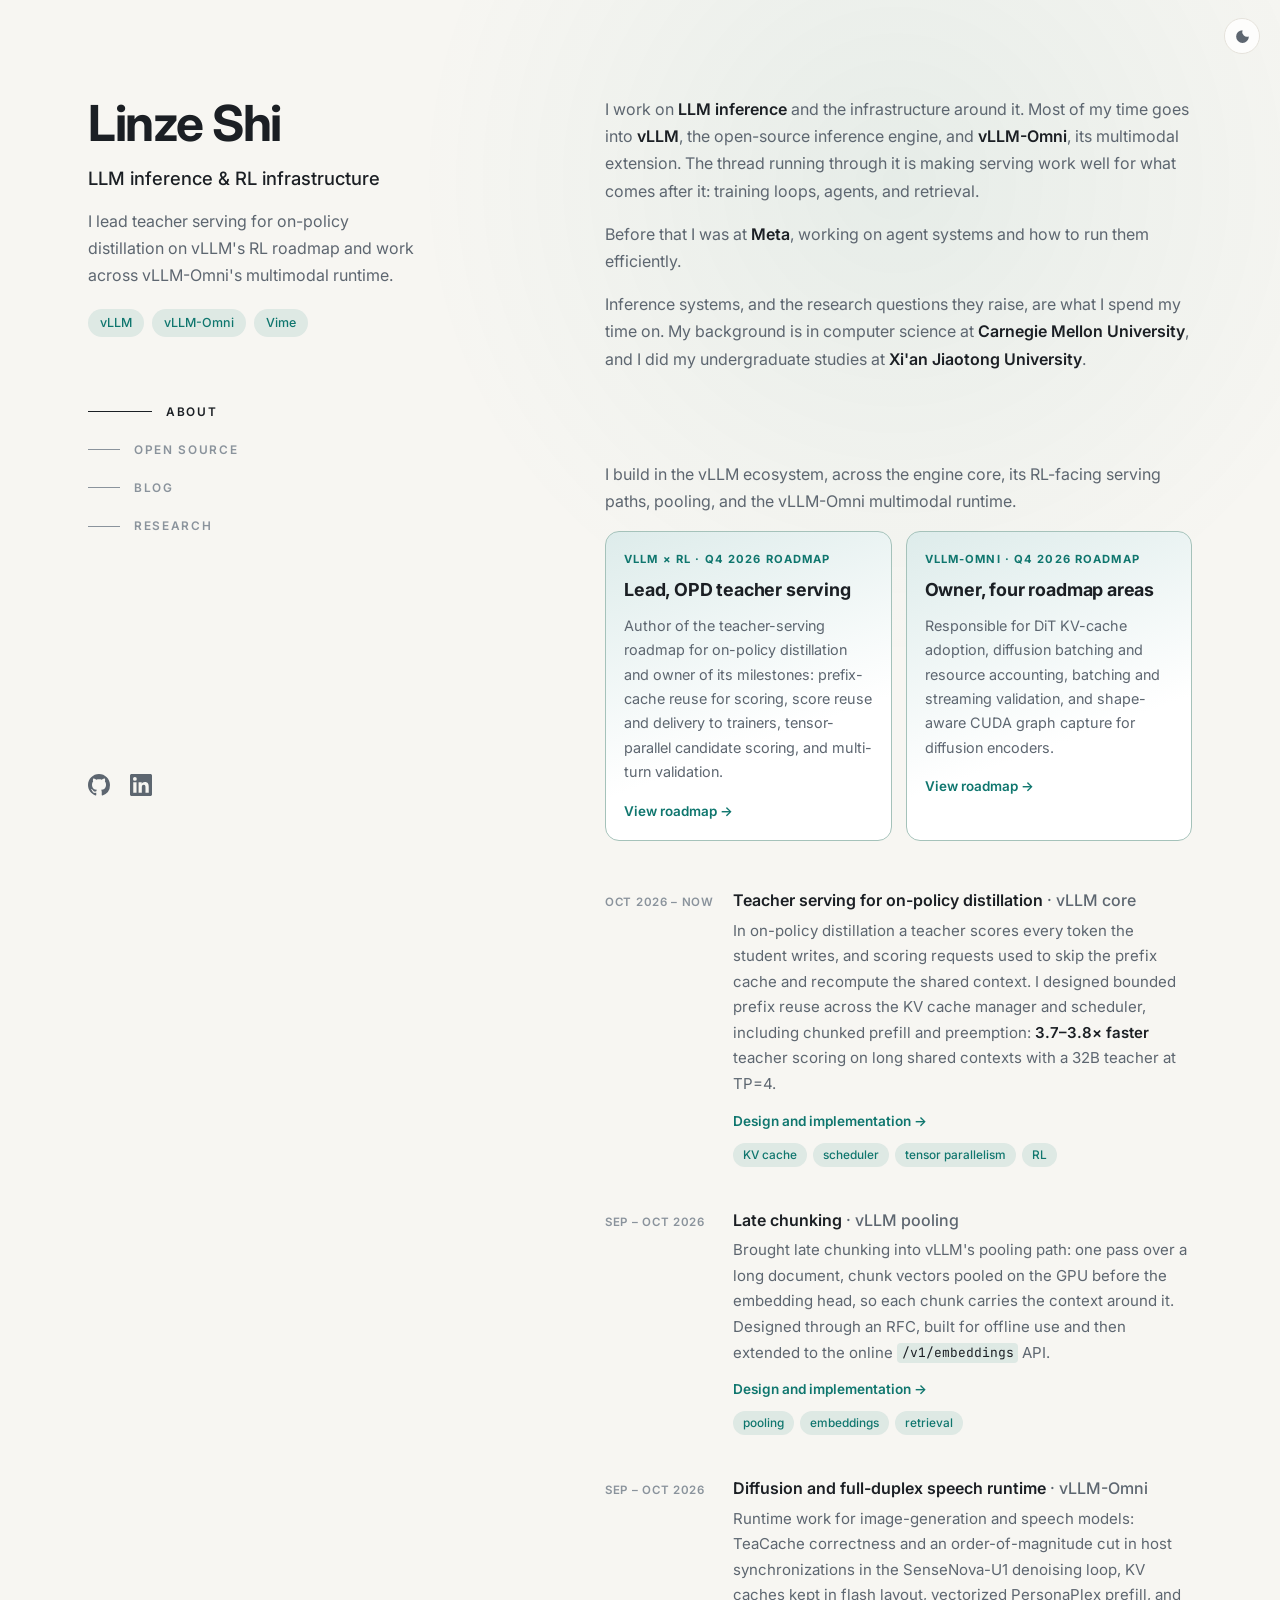
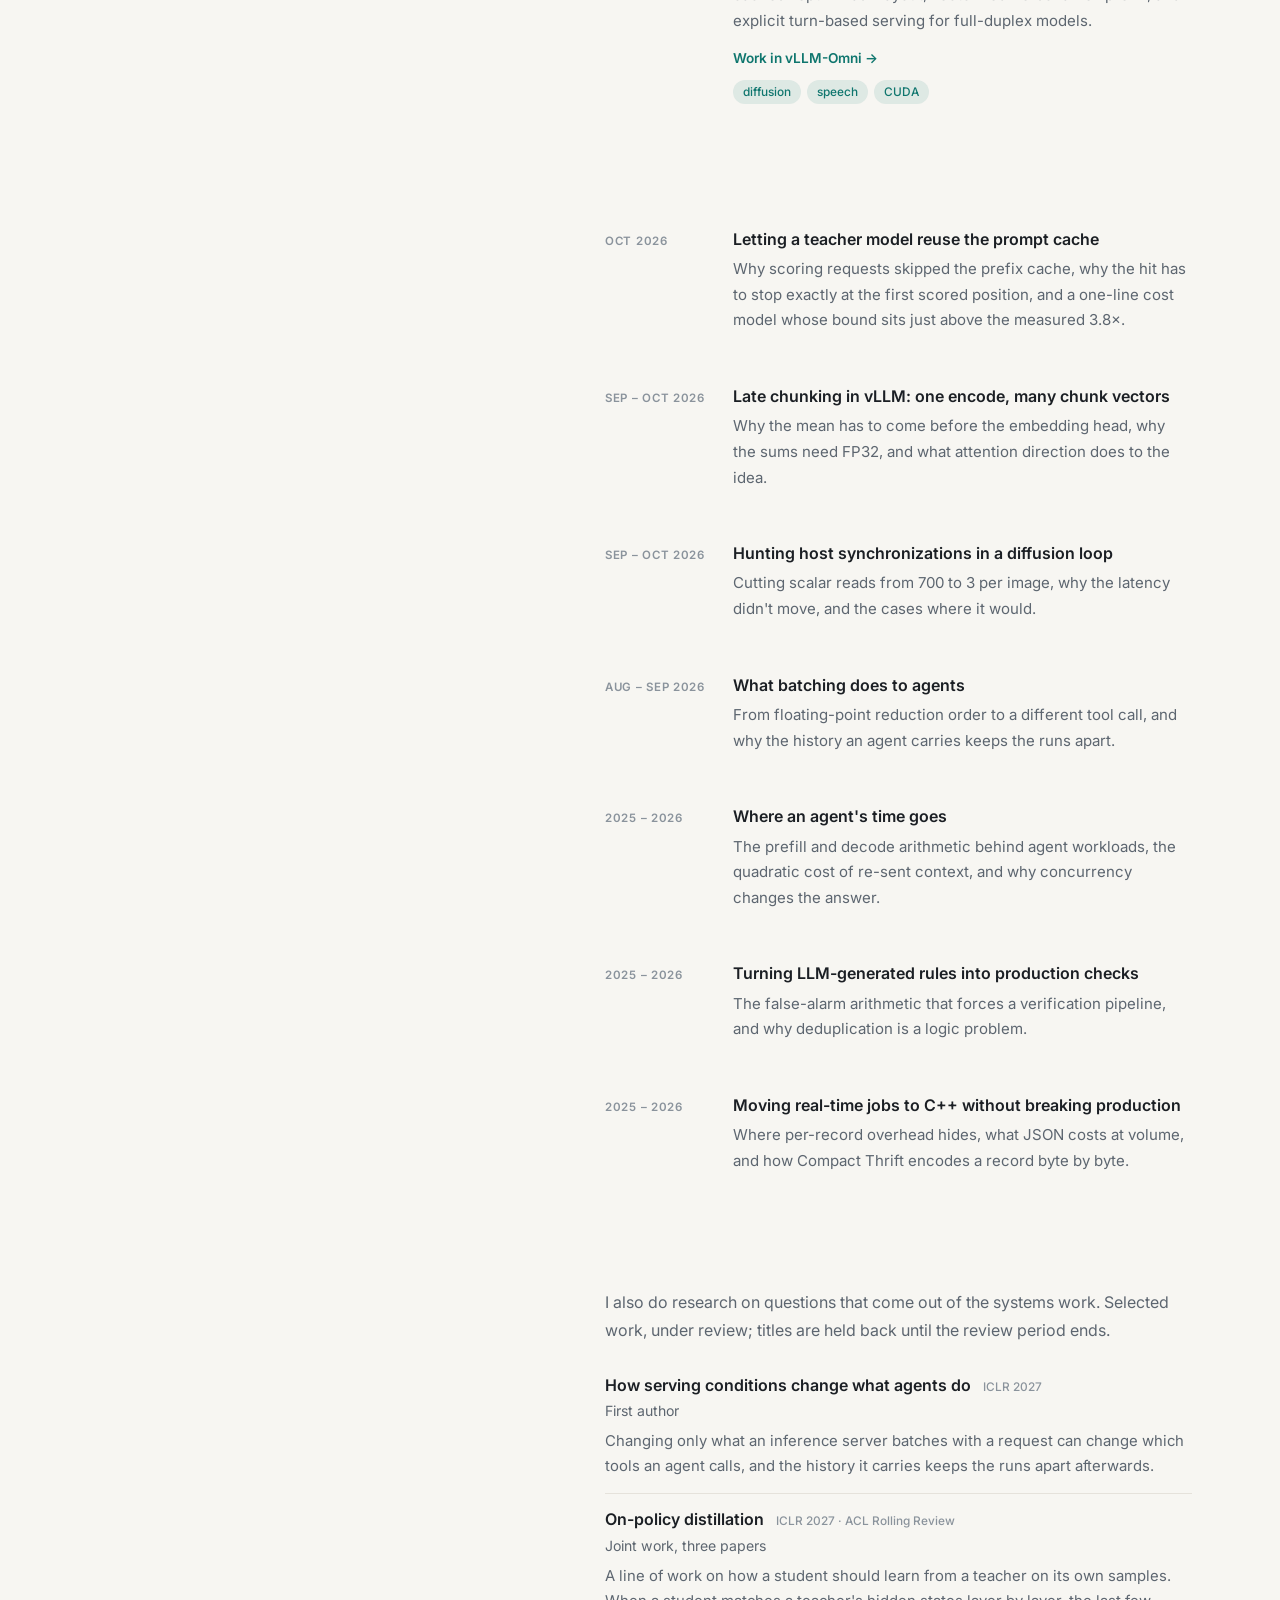
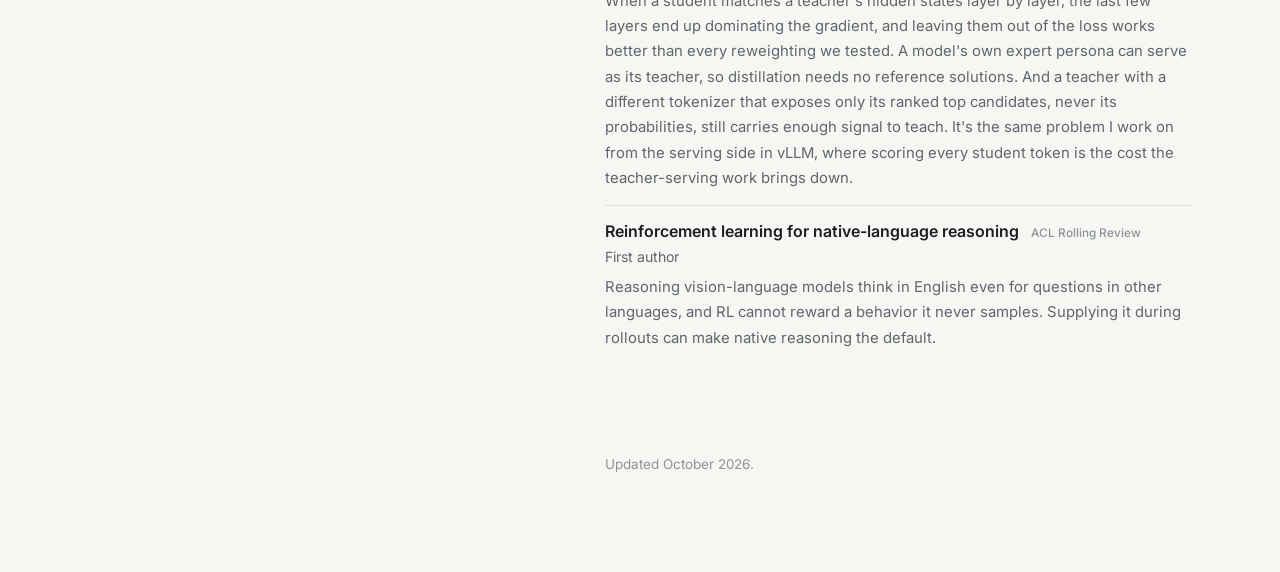
<file: index.html>
<!doctype html>
<html lang="en">
<head>
<meta charset="utf-8">
<meta name="viewport" content="width=device-width, initial-scale=1">
<meta name="robots" content="noindex, nofollow">
<title>Linze Shi</title>
<meta name="description" content="Linze Shi works on LLM inference and RL infrastructure as a contributor to vLLM and vLLM-Omni.">
<meta property="og:title" content="Linze Shi">
<meta property="og:description" content="LLM inference and RL infrastructure. Contributor to vLLM and vLLM-Omni.">
<meta property="og:type" content="website">
<link rel="icon" href="data:image/svg+xml,%3Csvg xmlns='http://www.w3.org/2000/svg' viewBox='0 0 64 64'%3E%3Crect width='64' height='64' rx='14' fill='%230f766e'/%3E%3Ctext x='32' y='43' font-family='Inter,Arial,sans-serif' font-size='30' font-weight='700' fill='white' text-anchor='middle'%3ELS%3C/text%3E%3C/svg%3E">
<script>try{var t=localStorage.getItem("theme");if(t)document.documentElement.setAttribute("data-theme",t)}catch(e){}</script>
<link rel="stylesheet" href="style.css">
</head>
<body>
<button class="theme-toggle" type="button" aria-label="Toggle light and dark theme" title="Toggle theme"><svg viewBox="0 0 24 24" aria-hidden="true"><path d="M12 3a9 9 0 1 0 9 9 7 7 0 0 1-9-9Z"/></svg></button>
<div class="page">

<header class="side">
  <div>
    <h1><a href="./">Linze Shi</a></h1>
    <p class="role">LLM inference &amp; RL infrastructure</p>
    <p class="intro">I lead teacher serving for on-policy distillation on vLLM's RL roadmap and work across vLLM-Omni's multimodal runtime.</p>
    <ul class="badges"><li>vLLM</li><li>vLLM-Omni</li><li>Vime</li></ul>
    <nav>
      <ul class="toc">
        <li><a href="#about">About</a></li>
        <li><a href="#open-source">Open Source</a></li>
        <li><a href="#blog">Blog</a></li>
        <li><a href="#research">Research</a></li>
      </ul>
    </nav>
  </div>
  <ul class="social">
    <li><a href="https://github.com/LinzeShi" aria-label="GitHub" title="GitHub"><svg viewBox="0 0 16 16" aria-hidden="true"><path d="M8 0C3.58 0 0 3.58 0 8c0 3.54 2.29 6.53 5.47 7.59.4.07.55-.17.55-.38 0-.19-.01-.82-.01-1.49-2.01.37-2.53-.49-2.69-.94-.09-.23-.48-.94-.82-1.13-.28-.15-.68-.52-.01-.53.63-.01 1.08.58 1.23.82.72 1.21 1.87.87 2.33.66.07-.52.28-.87.51-1.07-1.78-.2-3.64-.89-3.64-3.95 0-.87.31-1.59.82-2.15-.08-.2-.36-1.02.08-2.12 0 0 .67-.21 2.2.82.64-.18 1.32-.27 2-.27.68 0 1.36.09 2 .27 1.53-1.04 2.2-.82 2.2-.82.44 1.1.16 1.92.08 2.12.51.56.82 1.27.82 2.15 0 3.07-1.87 3.75-3.65 3.95.29.25.54.73.54 1.48 0 1.07-.01 1.93-.01 2.2 0 .21.15.46.55.38A8.01 8.01 0 0 0 16 8c0-4.42-3.58-8-8-8Z"/></svg></a></li>
    <li><a href="https://www.linkedin.com/in/linze-shi" aria-label="LinkedIn" title="LinkedIn"><svg viewBox="0 0 24 24" aria-hidden="true"><path d="M20.45 20.45h-3.56v-5.57c0-1.33-.02-3.04-1.85-3.04-1.85 0-2.14 1.45-2.14 2.94v5.67H9.35V9h3.41v1.56h.05c.48-.9 1.64-1.85 3.37-1.85 3.6 0 4.27 2.37 4.27 5.46v6.28ZM5.34 7.43a2.06 2.06 0 1 1 0-4.13 2.06 2.06 0 0 1 0 4.13ZM7.12 20.45H3.56V9h3.56v11.45ZM22.22 0H1.77C.79 0 0 .77 0 1.73v20.54C0 23.23.79 24 1.77 24h20.45c.98 0 1.78-.77 1.78-1.73V1.73C24 .77 23.2 0 22.22 0Z"/></svg></a></li>
  </ul>
</header>

<main class="content">

<section id="about">
  <h2 class="label">About</h2>
  <p>I work on <strong>LLM inference</strong> and the infrastructure around it. Most of my time goes into <strong>vLLM</strong>, the open-source inference engine, and <strong>vLLM-Omni</strong>, its multimodal extension. The thread running through it is making serving work well for what comes after it: training loops, agents, and retrieval.</p>
  <p>Before that I was at <strong>Meta</strong>, working on agent systems and how to run them efficiently.</p>
  <p>Inference systems, and the research questions they raise, are what I spend my time on. My background is in computer science at <strong>Carnegie Mellon University</strong>, and I did my undergraduate studies at <strong>Xi'an Jiaotong University</strong>.</p>
</section>

<section id="open-source">
  <h2 class="label">Open Source</h2>
  <p>I build in the vLLM ecosystem, across the engine core, its RL-facing serving paths, pooling, and the vLLM-Omni multimodal runtime.</p>

  <div class="roles">
    <div class="role-card">
      <div class="role-k">vLLM &times; RL &middot; Q4 2026 roadmap</div>
      <div class="role-t">Lead, OPD teacher serving</div>
      <p>Author of the teacher-serving roadmap for on-policy distillation and owner of its milestones: prefix-cache reuse for scoring, score reuse and delivery to trainers, tensor-parallel candidate scoring, and multi-turn validation.</p>
      <a href="https://github.com/vllm-project/vllm/issues/62175">View roadmap &rarr;</a>
    </div>
    <div class="role-card">
      <div class="role-k">vLLM-Omni &middot; Q4 2026 roadmap</div>
      <div class="role-t">Owner, four roadmap areas</div>
      <p>Responsible for DiT KV-cache adoption, diffusion batching and resource accounting, batching and streaming validation, and shape-aware CUDA graph capture for diffusion encoders.</p>
      <a href="https://github.com/vllm-project/vllm-omni/issues/8264">View roadmap &rarr;</a>
    </div>
  </div>

  <div class="entry">
    <div class="when">Oct 2026 &ndash; now</div>
    <div>
      <h3>Teacher serving for on-policy distillation <span class="org">&middot; vLLM core</span></h3>
      <p>In on-policy distillation a teacher scores every token the student writes, and scoring requests used to skip the prefix cache and recompute the shared context. I designed bounded prefix reuse across the KV cache manager and scheduler, including chunked prefill and preemption: <strong>3.7&ndash;3.8&times; faster</strong> teacher scoring on long shared contexts with a 32B teacher at TP=4.</p>
      <a class="more" href="https://github.com/vllm-project/vllm/issues/60366">Design and implementation &rarr;</a>
      <ul class="tags"><li>KV cache</li><li>scheduler</li><li>tensor parallelism</li><li>RL</li></ul>
    </div>
  </div>

  <div class="entry">
    <div class="when">Sep &ndash; Oct 2026</div>
    <div>
      <h3>Late chunking <span class="org">&middot; vLLM pooling</span></h3>
      <p>Brought late chunking into vLLM's pooling path: one pass over a long document, chunk vectors pooled on the GPU before the embedding head, so each chunk carries the context around it. Designed through an RFC, built for offline use and then extended to the online <code>/v1/embeddings</code> API.</p>
      <a class="more" href="https://github.com/vllm-project/vllm/issues/58774">Design and implementation &rarr;</a>
      <ul class="tags"><li>pooling</li><li>embeddings</li><li>retrieval</li></ul>
    </div>
  </div>

  <div class="entry">
    <div class="when">Sep &ndash; Oct 2026</div>
    <div>
      <h3>Diffusion and full-duplex speech runtime <span class="org">&middot; vLLM-Omni</span></h3>
      <p>Runtime work for image-generation and speech models: TeaCache correctness and an order-of-magnitude cut in host synchronizations in the SenseNova-U1 denoising loop, KV caches kept in flash layout, vectorized PersonaPlex prefill, and explicit turn-based serving for full-duplex models.</p>
      <a class="more" href="https://github.com/vllm-project/vllm-omni/pulls?q=is%3Apr+author%3ALinzeShi">Work in vLLM-Omni &rarr;</a>
      <ul class="tags"><li>diffusion</li><li>speech</li><li>CUDA</li></ul>
    </div>
  </div>
</section>

<section id="blog">
  <h2 class="label">Blog</h2>

  <div class="entry">
    <div class="when">Oct 2026</div>
    <div>
      <h3><a href="writing/teacher-scoring-prefix-cache.html">Letting a teacher model reuse the prompt cache</a></h3>
      <p>Why scoring requests skipped the prefix cache, why the hit has to stop exactly at the first scored position, and a one-line cost model whose bound sits just above the measured 3.8&times;.</p>
    </div>
  </div>

  <div class="entry">
    <div class="when">Sep &ndash; Oct 2026</div>
    <div>
      <h3><a href="writing/late-chunking-in-vllm.html">Late chunking in vLLM: one encode, many chunk vectors</a></h3>
      <p>Why the mean has to come before the embedding head, why the sums need FP32, and what attention direction does to the idea.</p>
    </div>
  </div>

  <div class="entry">
    <div class="when">Sep &ndash; Oct 2026</div>
    <div>
      <h3><a href="writing/hunting-host-syncs.html">Hunting host synchronizations in a diffusion loop</a></h3>
      <p>Cutting scalar reads from 700 to 3 per image, why the latency didn't move, and the cases where it would.</p>
    </div>
  </div>

  <div class="entry">
    <div class="when">Aug &ndash; Sep 2026</div>
    <div>
      <h3><a href="writing/what-batching-does-to-agents.html">What batching does to agents</a></h3>
      <p>From floating-point reduction order to a different tool call, and why the history an agent carries keeps the runs apart.</p>
    </div>
  </div>
  <div class="entry">
    <div class="when">2025 &ndash; 2026</div>
    <div>
      <h3><a href="writing/where-an-agents-time-goes.html">Where an agent's time goes</a></h3>
      <p>The prefill and decode arithmetic behind agent workloads, the quadratic cost of re-sent context, and why concurrency changes the answer.</p>
    </div>
  </div>

  <div class="entry">
    <div class="when">2025 &ndash; 2026</div>
    <div>
      <h3><a href="writing/llm-rules-to-production-checks.html">Turning LLM-generated rules into production checks</a></h3>
      <p>The false-alarm arithmetic that forces a verification pipeline, and why deduplication is a logic problem.</p>
    </div>
  </div>

  <div class="entry">
    <div class="when">2025 &ndash; 2026</div>
    <div>
      <h3><a href="writing/moving-real-time-jobs-to-cpp.html">Moving real-time jobs to C++ without breaking production</a></h3>
      <p>Where per-record overhead hides, what JSON costs at volume, and how Compact Thrift encodes a record byte by byte.</p>
    </div>
  </div>
</section>

<section id="research">
  <h2 class="label">Research</h2>
  <p>I also do research on questions that come out of the systems work. Selected work, under review; titles are held back until the review period ends.</p>

  <div class="paper">
    <div class="t">How serving conditions change what agents do <span class="venue-light">ICLR 2027</span></div>
    <div class="a">First author</div>
    <div class="tldr">Changing only what an inference server batches with a request can change which tools an agent calls, and the history it carries keeps the runs apart afterwards.</div>
  </div>
  <div class="paper">
    <div class="t">On-policy distillation <span class="venue-light">ICLR 2027 &middot; ACL Rolling Review</span></div>
    <div class="a">Joint work, three papers</div>
    <div class="tldr">A line of work on how a student should learn from a teacher on its own samples. When a student matches a teacher's hidden states layer by layer, the last few layers end up dominating the gradient, and leaving them out of the loss works better than every reweighting we tested. A model's own expert persona can serve as its teacher, so distillation needs no reference solutions. And a teacher with a different tokenizer that exposes only its ranked top candidates, never its probabilities, still carries enough signal to teach. It's the same problem I work on from the serving side in vLLM, where scoring every student token is the cost the teacher-serving work brings down.</div>
  </div>
  <div class="paper">
    <div class="t">Reinforcement learning for native-language reasoning <span class="venue-light">ACL Rolling Review</span></div>
    <div class="a">First author</div>
    <div class="tldr">Reasoning vision-language models think in English even for questions in other languages, and RL cannot reward a behavior it never samples. Supplying it during rollouts can make native reasoning the default.</div>
  </div>
</section>

<footer>Updated October 2026.</footer>
</main>
</div>

<script>
  document.addEventListener("pointermove", function (e) {
    document.documentElement.style.setProperty("--mx", e.clientX + "px");
    document.documentElement.style.setProperty("--my", e.clientY + "px");
  }, { passive: true });
  var links = document.querySelectorAll(".toc a");
  if ("IntersectionObserver" in window && links.length) {
    var map = {};
    links.forEach(function (a) { map[a.getAttribute("href").slice(1)] = a; });
    var io = new IntersectionObserver(function (entries) {
      entries.forEach(function (en) {
        if (en.isIntersecting && map[en.target.id]) {
          links.forEach(function (a) { a.classList.remove("active"); });
          map[en.target.id].classList.add("active");
        }
      });
    }, { rootMargin: "-40% 0px -55% 0px" });
    document.querySelectorAll("main section[id]").forEach(function (s) { io.observe(s); });
  }
  var btn=document.querySelector(".theme-toggle");
  if(btn){btn.addEventListener("click",function(){
    var root=document.documentElement;
    var cur=root.getAttribute("data-theme")||(matchMedia("(prefers-color-scheme: dark)").matches?"dark":"light");
    var next=cur==="dark"?"light":"dark";
    root.setAttribute("data-theme",next);
    try{localStorage.setItem("theme",next)}catch(e){}
  });}
</script>
</body>
</html>
</file>
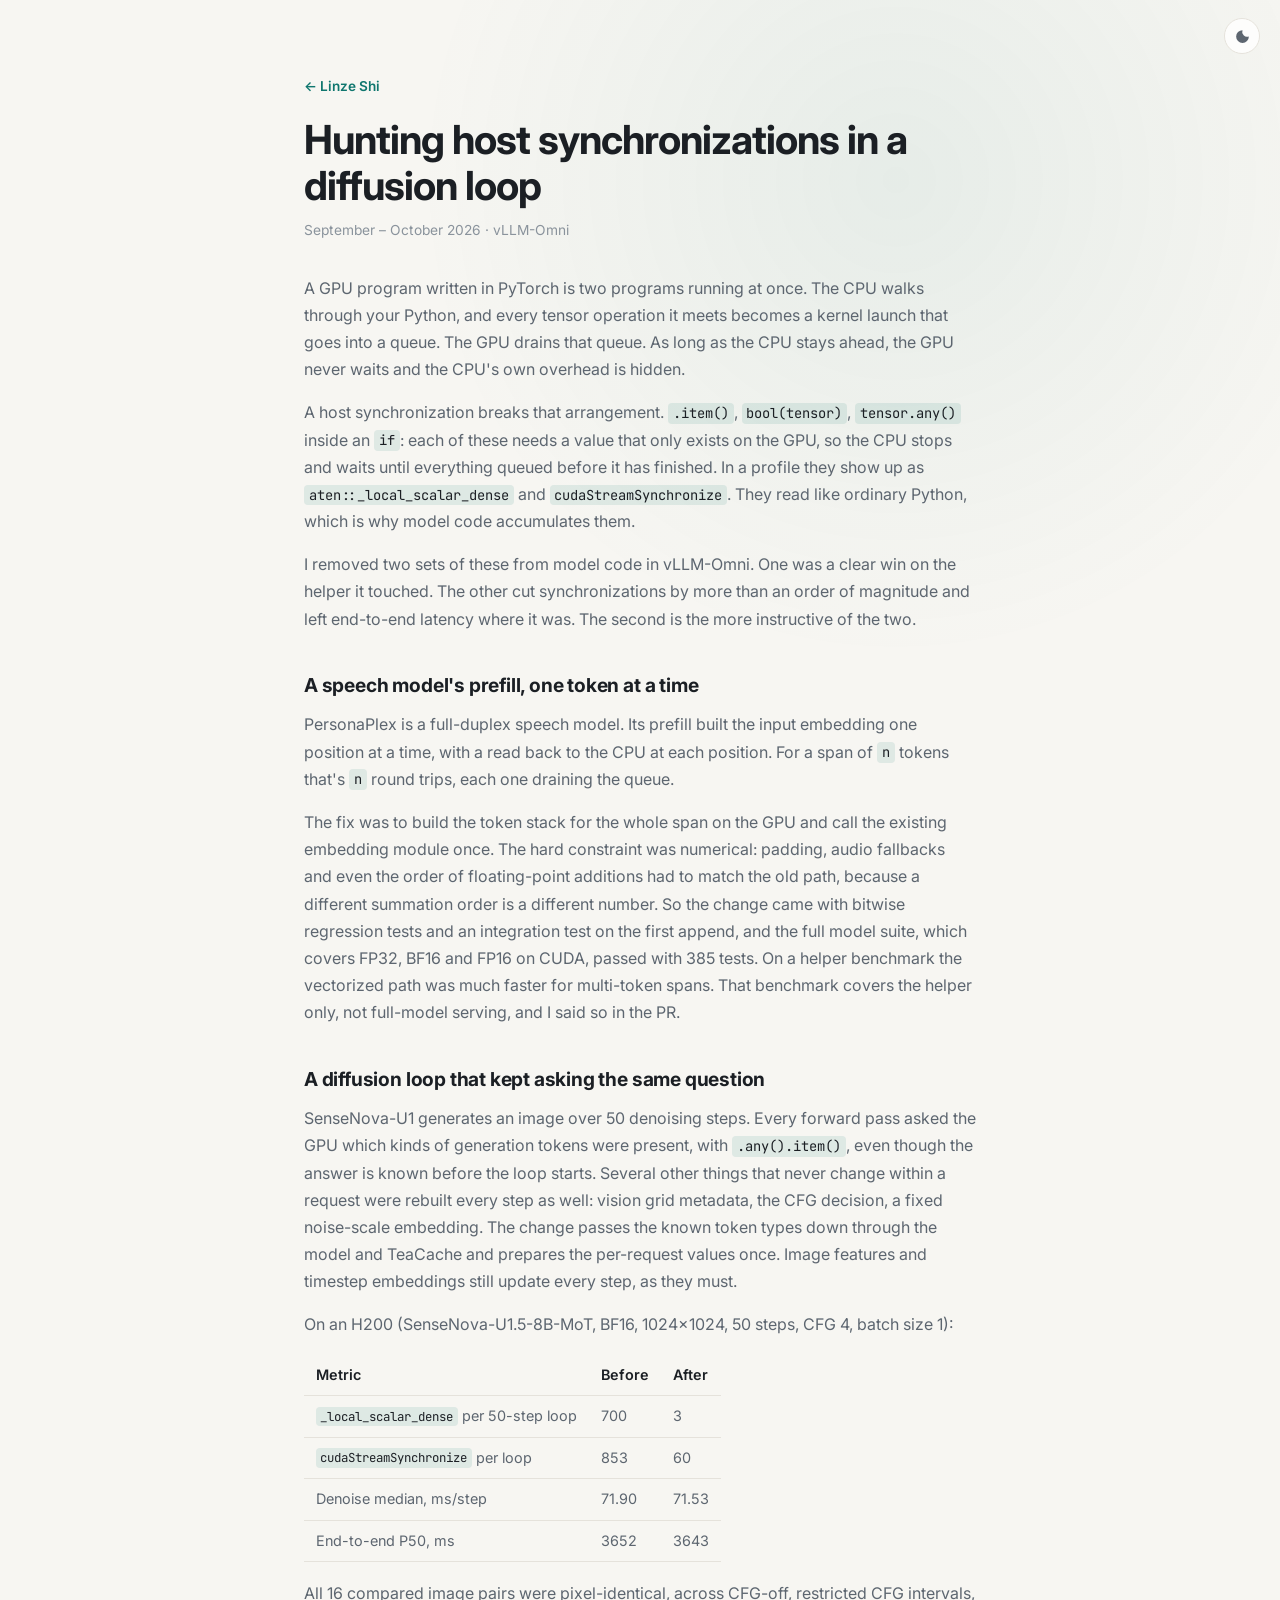
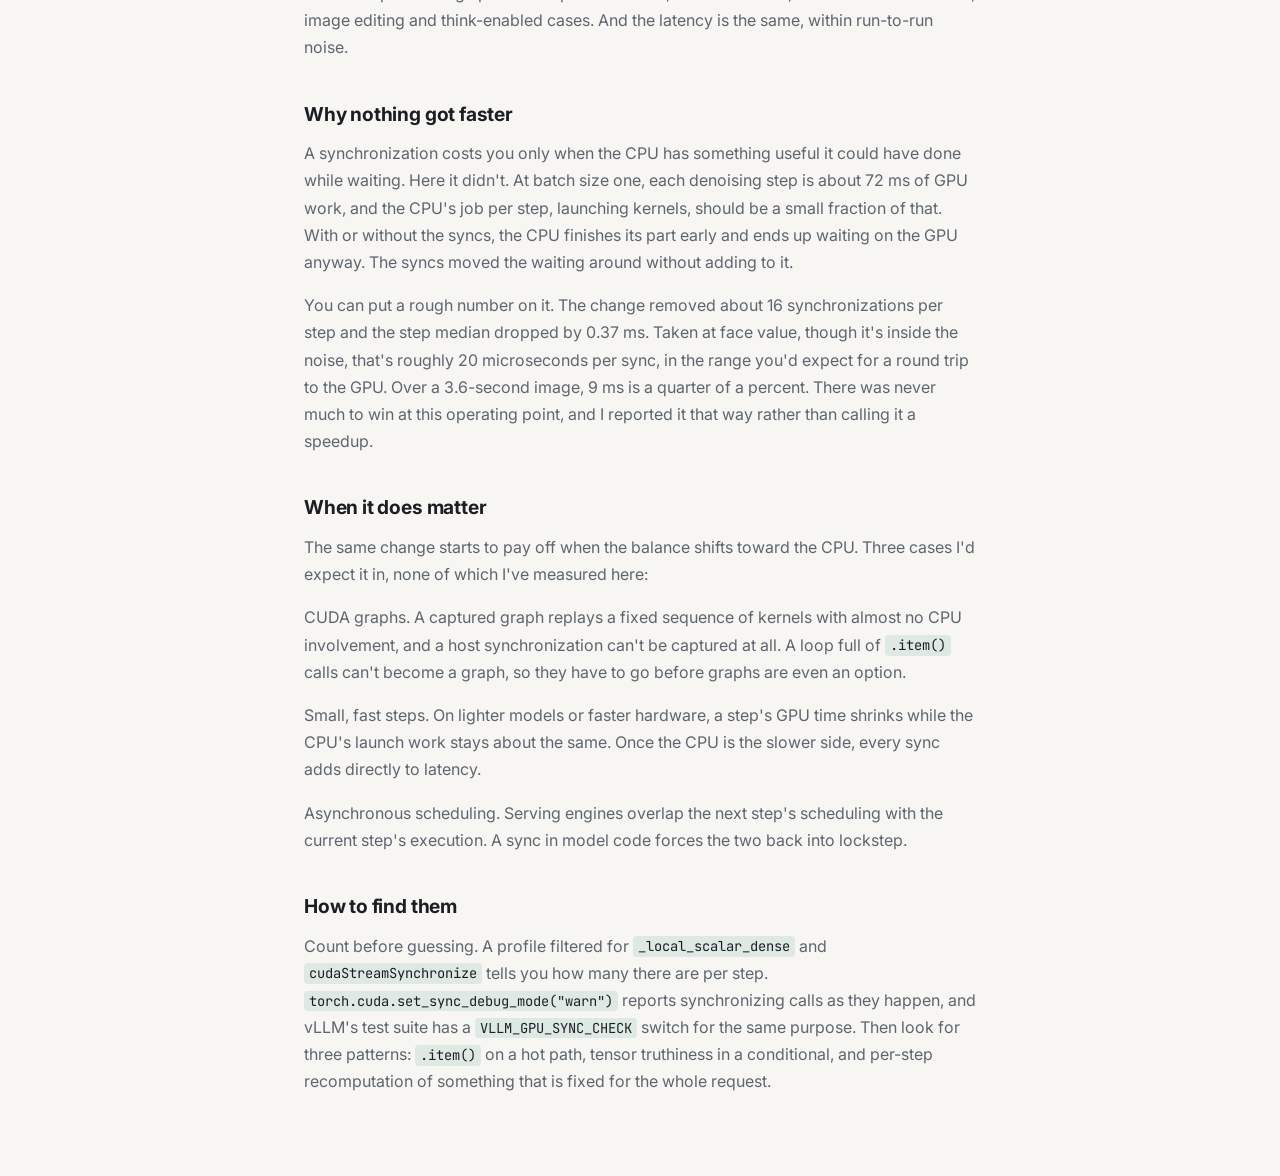
<file: writing/hunting-host-syncs.html>
<!doctype html>
<html lang="en">
<head>
<meta charset="utf-8">
<meta name="viewport" content="width=device-width, initial-scale=1">
<meta name="robots" content="noindex, nofollow">
<title>Hunting host synchronizations in a diffusion loop | Linze Shi</title>
<meta name="description" content="Removing hidden GPU-to-CPU synchronizations from vLLM-Omni model code, why cutting scalar reads from 700 to 3 did not change latency, and when it would.">
<script>try{var t=localStorage.getItem("theme");if(t)document.documentElement.setAttribute("data-theme",t)}catch(e){}</script>
<link rel="stylesheet" href="../style.css">
</head>
<body>
<button class="theme-toggle" type="button" aria-label="Toggle light and dark theme" title="Toggle theme"><svg viewBox="0 0 24 24" aria-hidden="true"><path d="M12 3a9 9 0 1 0 9 9 7 7 0 0 1-9-9Z"/></svg></button>
<div class="article-page">
  <a class="back" href="../#blog">&larr; Linze Shi</a>
  <h1>Hunting host synchronizations in a diffusion loop</h1>
  <div class="byline">September &ndash; October 2026 &middot; vLLM-Omni</div>

  <p>A GPU program written in PyTorch is two programs running at once. The CPU walks through your Python, and every tensor operation it meets becomes a kernel launch that goes into a queue. The GPU drains that queue. As long as the CPU stays ahead, the GPU never waits and the CPU's own overhead is hidden.</p>

  <p>A host synchronization breaks that arrangement. <code>.item()</code>, <code>bool(tensor)</code>, <code>tensor.any()</code> inside an <code>if</code>: each of these needs a value that only exists on the GPU, so the CPU stops and waits until everything queued before it has finished. In a profile they show up as <code>aten::_local_scalar_dense</code> and <code>cudaStreamSynchronize</code>. They read like ordinary Python, which is why model code accumulates them.</p>

  <p>I removed two sets of these from model code in vLLM-Omni. One was a clear win on the helper it touched. The other cut synchronizations by more than an order of magnitude and left end-to-end latency where it was. The second is the more instructive of the two.</p>

  <h2>A speech model's prefill, one token at a time</h2>
  <p>PersonaPlex is a full-duplex speech model. Its prefill built the input embedding one position at a time, with a read back to the CPU at each position. For a span of <code>n</code> tokens that's <code>n</code> round trips, each one draining the queue.</p>
  <p>The fix was to build the token stack for the whole span on the GPU and call the existing embedding module once. The hard constraint was numerical: padding, audio fallbacks and even the order of floating-point additions had to match the old path, because a different summation order is a different number. So the change came with bitwise regression tests and an integration test on the first append, and the full model suite, which covers FP32, BF16 and FP16 on CUDA, passed with 385 tests. On a helper benchmark the vectorized path was much faster for multi-token spans. That benchmark covers the helper only, not full-model serving, and I said so in the PR.</p>

  <h2>A diffusion loop that kept asking the same question</h2>
  <p>SenseNova-U1 generates an image over 50 denoising steps. Every forward pass asked the GPU which kinds of generation tokens were present, with <code>.any().item()</code>, even though the answer is known before the loop starts. Several other things that never change within a request were rebuilt every step as well: vision grid metadata, the CFG decision, a fixed noise-scale embedding. The change passes the known token types down through the model and TeaCache and prepares the per-request values once. Image features and timestep embeddings still update every step, as they must.</p>
  <p>On an H200 (SenseNova-U1.5-8B-MoT, BF16, 1024&times;1024, 50 steps, CFG 4, batch size 1):</p>
  <table>
    <thead><tr><th>Metric</th><th>Before</th><th>After</th></tr></thead>
    <tbody>
      <tr><td><code>_local_scalar_dense</code> per 50-step loop</td><td>700</td><td>3</td></tr>
      <tr><td><code>cudaStreamSynchronize</code> per loop</td><td>853</td><td>60</td></tr>
      <tr><td>Denoise median, ms/step</td><td>71.90</td><td>71.53</td></tr>
      <tr><td>End-to-end P50, ms</td><td>3652</td><td>3643</td></tr>
    </tbody>
  </table>
  <p>All 16 compared image pairs were pixel-identical, across CFG-off, restricted CFG intervals, image editing and think-enabled cases. And the latency is the same, within run-to-run noise.</p>

  <h2>Why nothing got faster</h2>
  <p>A synchronization costs you only when the CPU has something useful it could have done while waiting. Here it didn't. At batch size one, each denoising step is about 72 ms of GPU work, and the CPU's job per step, launching kernels, should be a small fraction of that. With or without the syncs, the CPU finishes its part early and ends up waiting on the GPU anyway. The syncs moved the waiting around without adding to it.</p>
  <p>You can put a rough number on it. The change removed about 16 synchronizations per step and the step median dropped by 0.37 ms. Taken at face value, though it's inside the noise, that's roughly 20 microseconds per sync, in the range you'd expect for a round trip to the GPU. Over a 3.6-second image, 9 ms is a quarter of a percent. There was never much to win at this operating point, and I reported it that way rather than calling it a speedup.</p>

  <h2>When it does matter</h2>
  <p>The same change starts to pay off when the balance shifts toward the CPU. Three cases I'd expect it in, none of which I've measured here:</p>
  <p>CUDA graphs. A captured graph replays a fixed sequence of kernels with almost no CPU involvement, and a host synchronization can't be captured at all. A loop full of <code>.item()</code> calls can't become a graph, so they have to go before graphs are even an option.</p>
  <p>Small, fast steps. On lighter models or faster hardware, a step's GPU time shrinks while the CPU's launch work stays about the same. Once the CPU is the slower side, every sync adds directly to latency.</p>
  <p>Asynchronous scheduling. Serving engines overlap the next step's scheduling with the current step's execution. A sync in model code forces the two back into lockstep.</p>

  <h2>How to find them</h2>
  <p>Count before guessing. A profile filtered for <code>_local_scalar_dense</code> and <code>cudaStreamSynchronize</code> tells you how many there are per step. <code>torch.cuda.set_sync_debug_mode("warn")</code> reports synchronizing calls as they happen, and vLLM's test suite has a <code>VLLM_GPU_SYNC_CHECK</code> switch for the same purpose. Then look for three patterns: <code>.item()</code> on a hot path, tensor truthiness in a conditional, and per-step recomputation of something that is fixed for the whole request.</p>
</div>
<script>document.addEventListener("pointermove",function(e){var s=document.documentElement.style;s.setProperty("--mx",e.clientX+"px");s.setProperty("--my",e.clientY+"px")},{passive:true});</script>
<script>(function(){var b=document.querySelector(".theme-toggle");if(!b)return;b.addEventListener("click",function(){var r=document.documentElement;var c=r.getAttribute("data-theme")||(matchMedia("(prefers-color-scheme: dark)").matches?"dark":"light");var n=c==="dark"?"light":"dark";r.setAttribute("data-theme",n);try{localStorage.setItem("theme",n)}catch(e){}});})();</script>
</body>
</html>
</file>
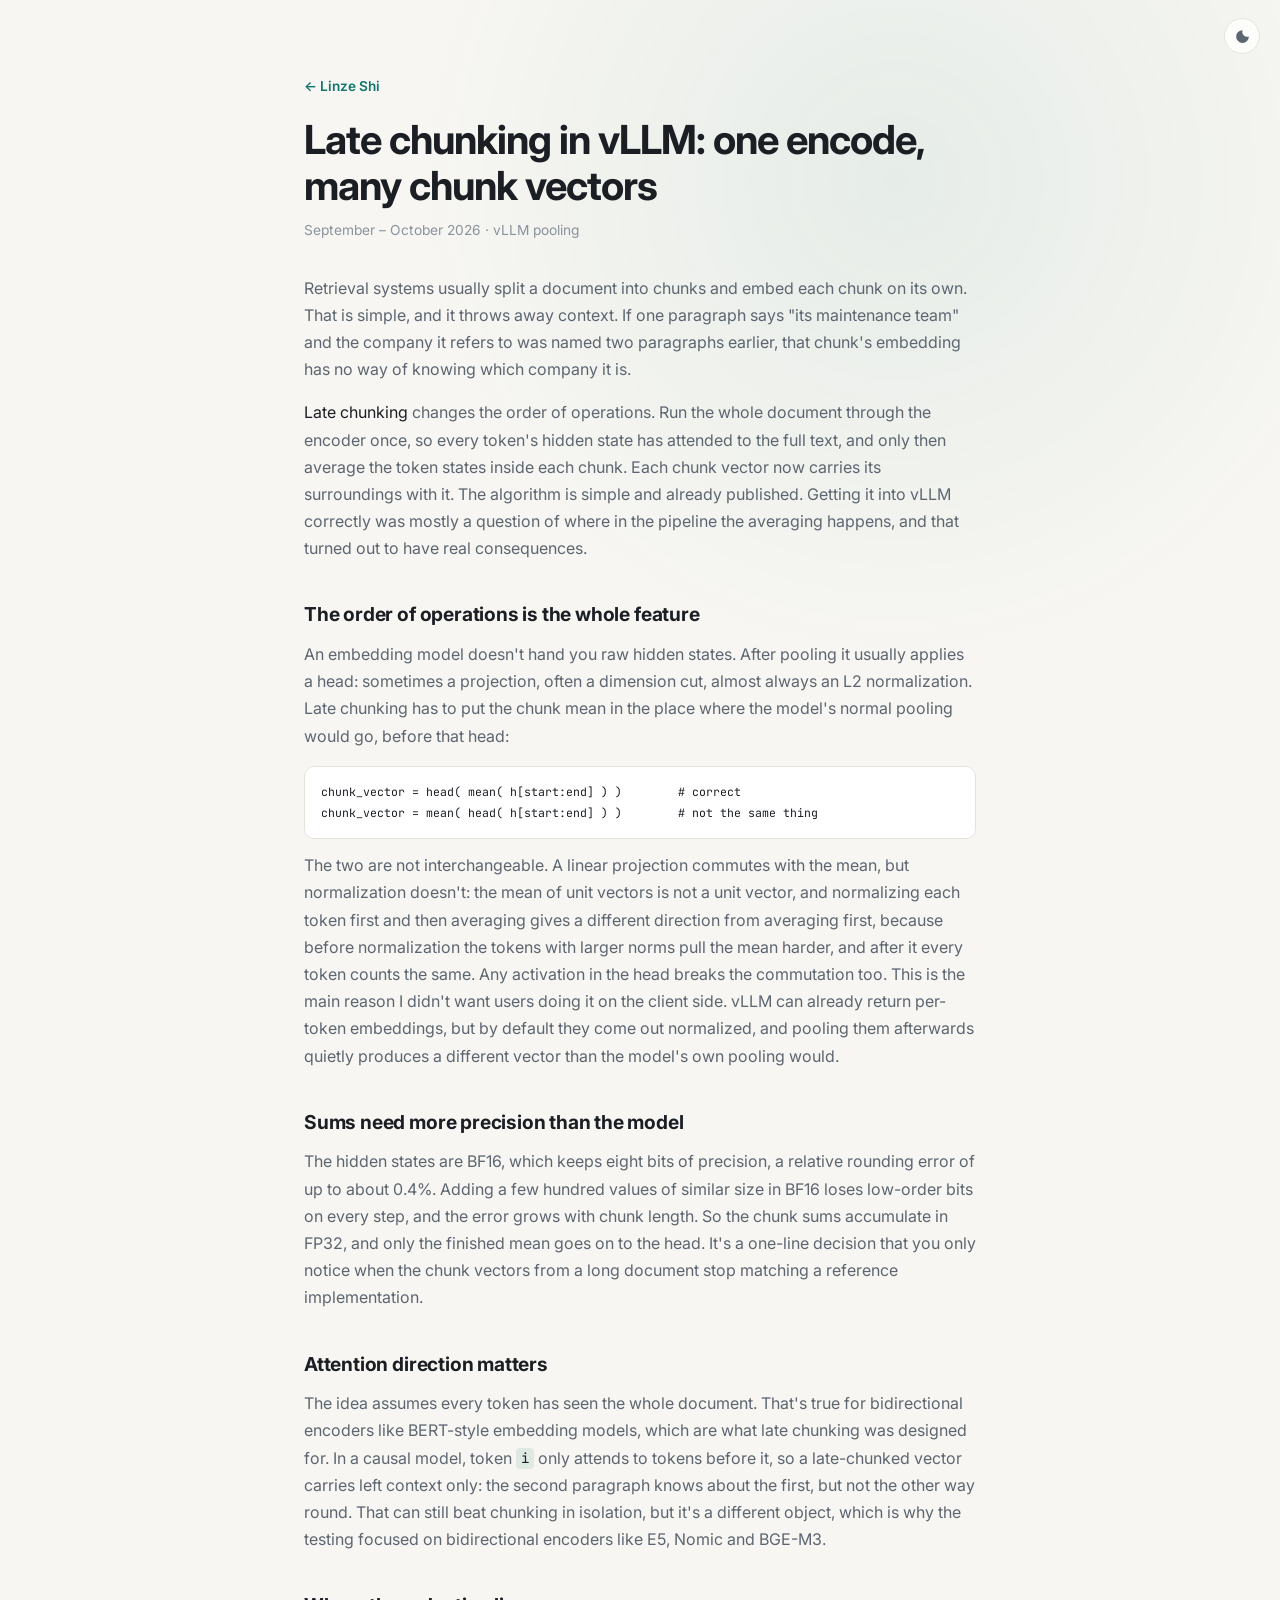
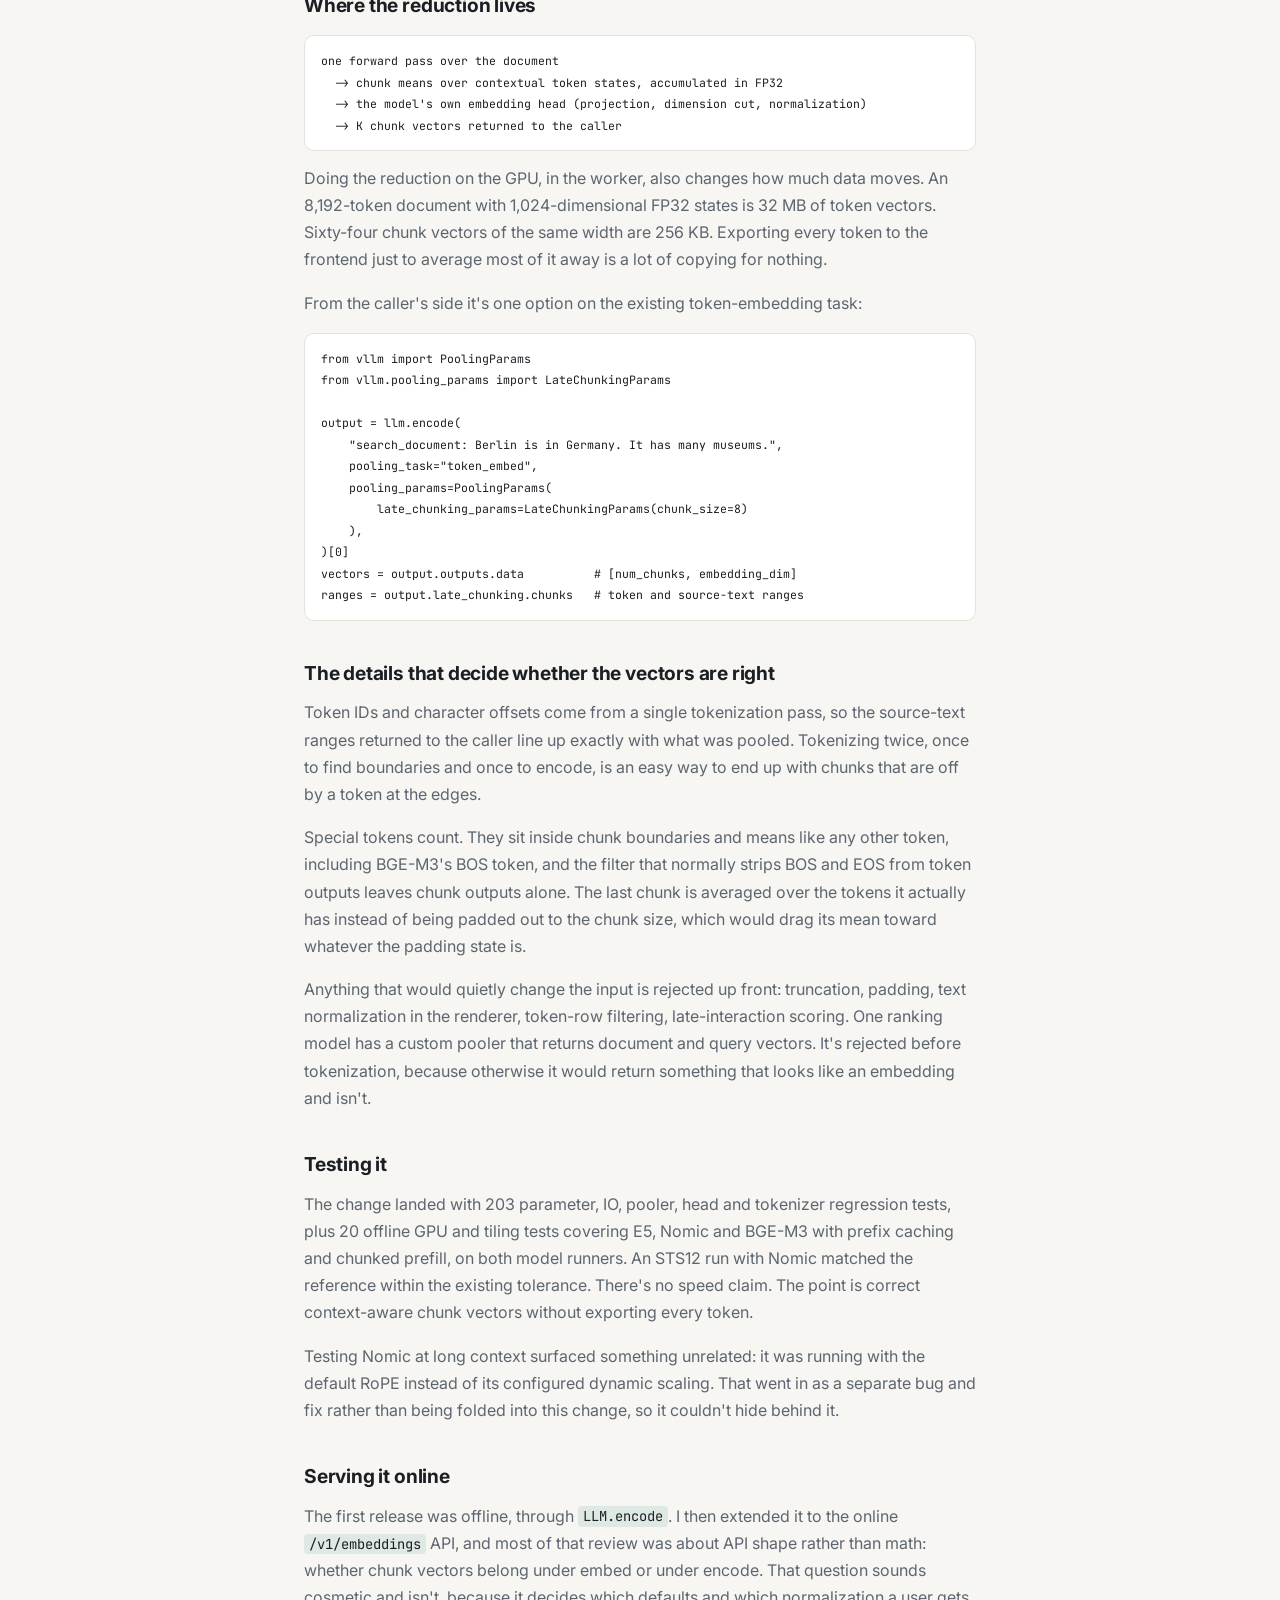
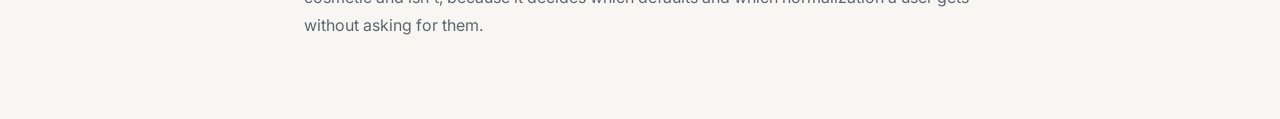
<file: writing/late-chunking-in-vllm.html>
<!doctype html>
<html lang="en">
<head>
<meta charset="utf-8">
<meta name="viewport" content="width=device-width, initial-scale=1">
<meta name="robots" content="noindex, nofollow">
<title>Late chunking in vLLM: one encode, many chunk vectors | Linze Shi</title>
<meta name="description" content="Adding late chunking to vLLM's pooling path: why the pooling has to happen before the embedding head, why the sums need FP32, and what attention direction does to the idea.">
<script>try{var t=localStorage.getItem("theme");if(t)document.documentElement.setAttribute("data-theme",t)}catch(e){}</script>
<link rel="stylesheet" href="../style.css">
</head>
<body>
<button class="theme-toggle" type="button" aria-label="Toggle light and dark theme" title="Toggle theme"><svg viewBox="0 0 24 24" aria-hidden="true"><path d="M12 3a9 9 0 1 0 9 9 7 7 0 0 1-9-9Z"/></svg></button>
<div class="article-page">
  <a class="back" href="../#blog">&larr; Linze Shi</a>
  <h1>Late chunking in vLLM: one encode, many chunk vectors</h1>
  <div class="byline">September &ndash; October 2026 &middot; vLLM pooling</div>

  <p>Retrieval systems usually split a document into chunks and embed each chunk on its own. That is simple, and it throws away context. If one paragraph says "its maintenance team" and the company it refers to was named two paragraphs earlier, that chunk's embedding has no way of knowing which company it is.</p>

  <p><a href="https://arxiv.org/abs/2409.04701">Late chunking</a> changes the order of operations. Run the whole document through the encoder once, so every token's hidden state has attended to the full text, and only then average the token states inside each chunk. Each chunk vector now carries its surroundings with it. The algorithm is simple and already published. Getting it into vLLM correctly was mostly a question of where in the pipeline the averaging happens, and that turned out to have real consequences.</p>

  <h2>The order of operations is the whole feature</h2>
  <p>An embedding model doesn't hand you raw hidden states. After pooling it usually applies a head: sometimes a projection, often a dimension cut, almost always an L2 normalization. Late chunking has to put the chunk mean in the place where the model's normal pooling would go, before that head:</p>
<pre><code>chunk_vector = head( mean( h[start:end] ) )        # correct
chunk_vector = mean( head( h[start:end] ) )        # not the same thing</code></pre>
  <p>The two are not interchangeable. A linear projection commutes with the mean, but normalization doesn't: the mean of unit vectors is not a unit vector, and normalizing each token first and then averaging gives a different direction from averaging first, because before normalization the tokens with larger norms pull the mean harder, and after it every token counts the same. Any activation in the head breaks the commutation too. This is the main reason I didn't want users doing it on the client side. vLLM can already return per-token embeddings, but by default they come out normalized, and pooling them afterwards quietly produces a different vector than the model's own pooling would.</p>

  <h2>Sums need more precision than the model</h2>
  <p>The hidden states are BF16, which keeps eight bits of precision, a relative rounding error of up to about 0.4%. Adding a few hundred values of similar size in BF16 loses low-order bits on every step, and the error grows with chunk length. So the chunk sums accumulate in FP32, and only the finished mean goes on to the head. It's a one-line decision that you only notice when the chunk vectors from a long document stop matching a reference implementation.</p>

  <h2>Attention direction matters</h2>
  <p>The idea assumes every token has seen the whole document. That's true for bidirectional encoders like BERT-style embedding models, which are what late chunking was designed for. In a causal model, token <code>i</code> only attends to tokens before it, so a late-chunked vector carries left context only: the second paragraph knows about the first, but not the other way round. That can still beat chunking in isolation, but it's a different object, which is why the testing focused on bidirectional encoders like E5, Nomic and BGE-M3.</p>

  <h2>Where the reduction lives</h2>
<pre><code>one forward pass over the document
  -&gt; chunk means over contextual token states, accumulated in FP32
  -&gt; the model's own embedding head (projection, dimension cut, normalization)
  -&gt; K chunk vectors returned to the caller</code></pre>
  <p>Doing the reduction on the GPU, in the worker, also changes how much data moves. An 8,192-token document with 1,024-dimensional FP32 states is 32 MB of token vectors. Sixty-four chunk vectors of the same width are 256 KB. Exporting every token to the frontend just to average most of it away is a lot of copying for nothing.</p>
  <p>From the caller's side it's one option on the existing token-embedding task:</p>
<pre><code>from vllm import PoolingParams
from vllm.pooling_params import LateChunkingParams

output = llm.encode(
    "search_document: Berlin is in Germany. It has many museums.",
    pooling_task="token_embed",
    pooling_params=PoolingParams(
        late_chunking_params=LateChunkingParams(chunk_size=8)
    ),
)[0]
vectors = output.outputs.data          # [num_chunks, embedding_dim]
ranges = output.late_chunking.chunks   # token and source-text ranges</code></pre>

  <h2>The details that decide whether the vectors are right</h2>
  <p>Token IDs and character offsets come from a single tokenization pass, so the source-text ranges returned to the caller line up exactly with what was pooled. Tokenizing twice, once to find boundaries and once to encode, is an easy way to end up with chunks that are off by a token at the edges.</p>
  <p>Special tokens count. They sit inside chunk boundaries and means like any other token, including BGE-M3's BOS token, and the filter that normally strips BOS and EOS from token outputs leaves chunk outputs alone. The last chunk is averaged over the tokens it actually has instead of being padded out to the chunk size, which would drag its mean toward whatever the padding state is.</p>
  <p>Anything that would quietly change the input is rejected up front: truncation, padding, text normalization in the renderer, token-row filtering, late-interaction scoring. One ranking model has a custom pooler that returns document and query vectors. It's rejected before tokenization, because otherwise it would return something that looks like an embedding and isn't.</p>

  <h2>Testing it</h2>
  <p>The change landed with 203 parameter, IO, pooler, head and tokenizer regression tests, plus 20 offline GPU and tiling tests covering E5, Nomic and BGE-M3 with prefix caching and chunked prefill, on both model runners. An STS12 run with Nomic matched the reference within the existing tolerance. There's no speed claim. The point is correct context-aware chunk vectors without exporting every token.</p>
  <p>Testing Nomic at long context surfaced something unrelated: it was running with the default RoPE instead of its configured dynamic scaling. That went in as a separate bug and fix rather than being folded into this change, so it couldn't hide behind it.</p>

  <h2>Serving it online</h2>
  <p>The first release was offline, through <code>LLM.encode</code>. I then extended it to the online <code>/v1/embeddings</code> API, and most of that review was about API shape rather than math: whether chunk vectors belong under embed or under encode. That question sounds cosmetic and isn't, because it decides which defaults and which normalization a user gets without asking for them.</p>
</div>
<script>document.addEventListener("pointermove",function(e){var s=document.documentElement.style;s.setProperty("--mx",e.clientX+"px");s.setProperty("--my",e.clientY+"px")},{passive:true});</script>
<script>(function(){var b=document.querySelector(".theme-toggle");if(!b)return;b.addEventListener("click",function(){var r=document.documentElement;var c=r.getAttribute("data-theme")||(matchMedia("(prefers-color-scheme: dark)").matches?"dark":"light");var n=c==="dark"?"light":"dark";r.setAttribute("data-theme",n);try{localStorage.setItem("theme",n)}catch(e){}});})();</script>
</body>
</html>
</file>
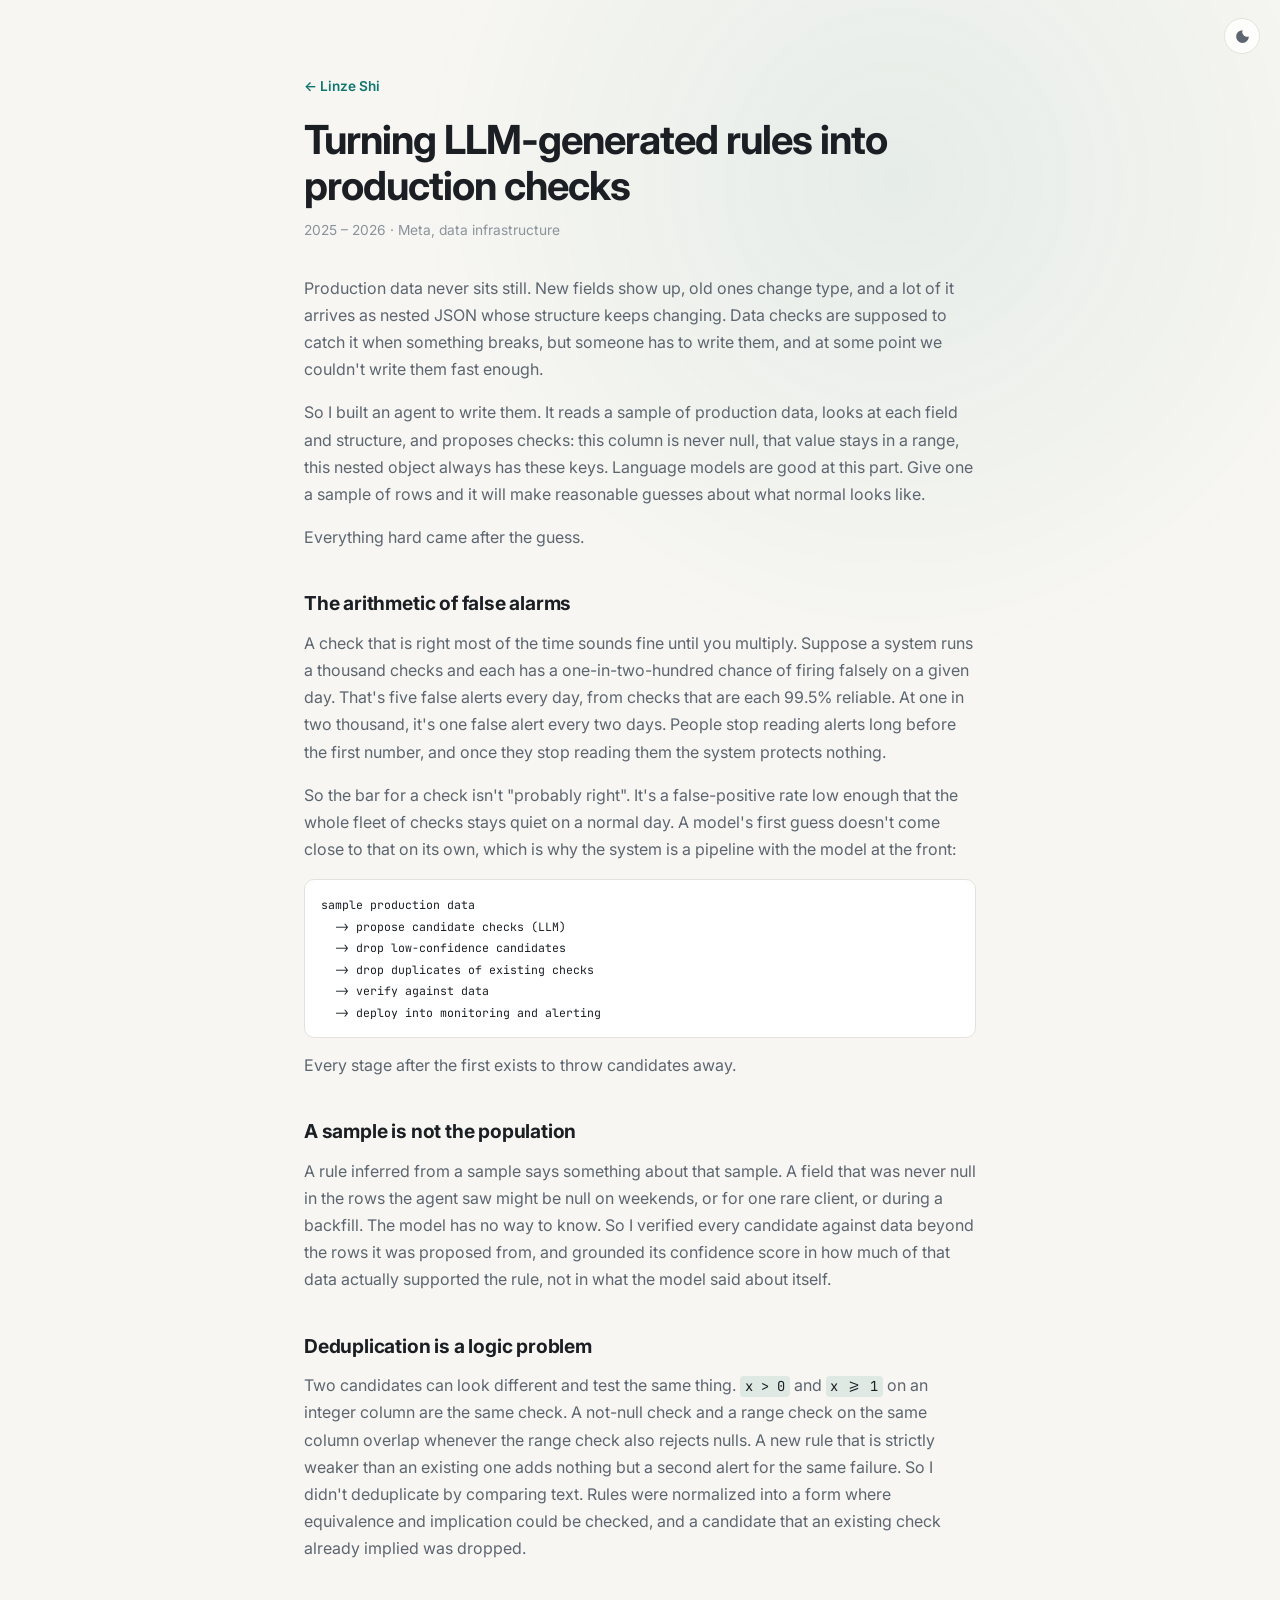
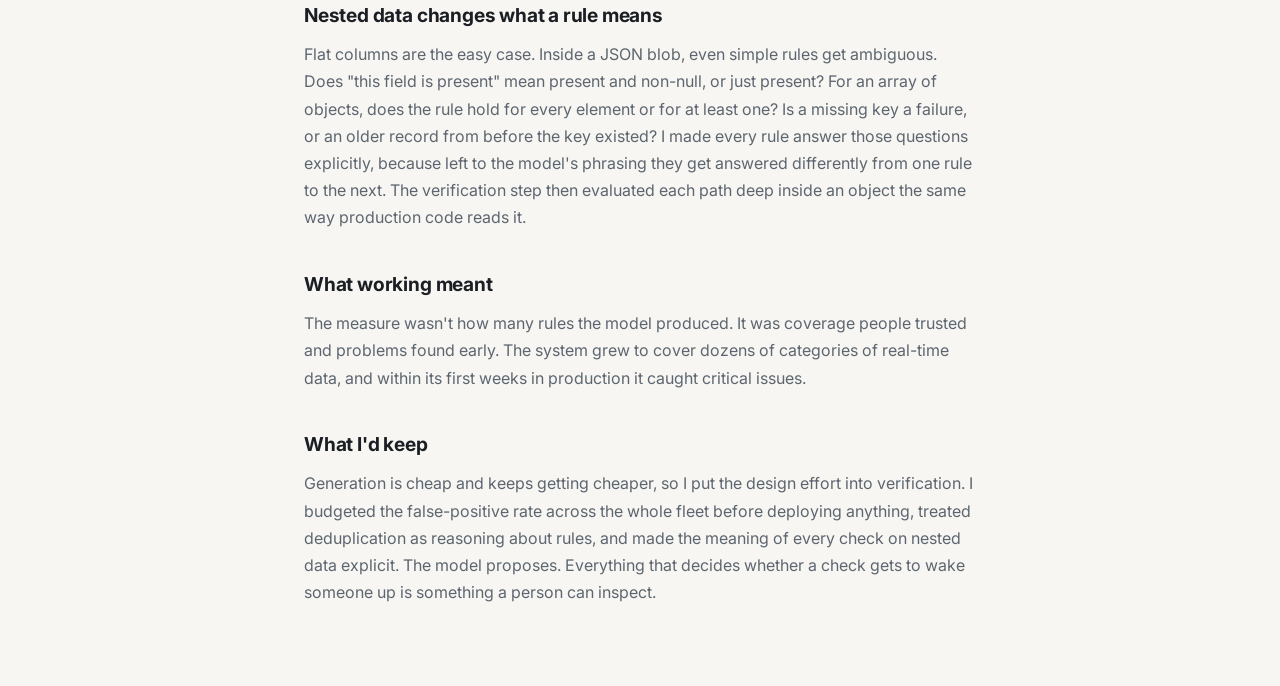
<file: writing/llm-rules-to-production-checks.html>
<!doctype html>
<html lang="en">
<head>
<meta charset="utf-8">
<meta name="viewport" content="width=device-width, initial-scale=1">
<meta name="robots" content="noindex, nofollow">
<title>Turning LLM-generated rules into production checks | Linze Shi</title>
<meta name="description" content="Why an agent that proposes data-quality checks is the easy part, the false-alarm arithmetic that forces a verification pipeline, and what deduplication and nested data really require.">
<script>try{var t=localStorage.getItem("theme");if(t)document.documentElement.setAttribute("data-theme",t)}catch(e){}</script>
<link rel="stylesheet" href="../style.css">
</head>
<body>
<button class="theme-toggle" type="button" aria-label="Toggle light and dark theme" title="Toggle theme"><svg viewBox="0 0 24 24" aria-hidden="true"><path d="M12 3a9 9 0 1 0 9 9 7 7 0 0 1-9-9Z"/></svg></button>
<div class="article-page">
  <a class="back" href="../#blog">&larr; Linze Shi</a>
  <h1>Turning LLM-generated rules into production checks</h1>
  <div class="byline">2025 &ndash; 2026 &middot; Meta, data infrastructure</div>

  <p>Production data never sits still. New fields show up, old ones change type, and a lot of it arrives as nested JSON whose structure keeps changing. Data checks are supposed to catch it when something breaks, but someone has to write them, and at some point we couldn't write them fast enough.</p>

  <p>So I built an agent to write them. It reads a sample of production data, looks at each field and structure, and proposes checks: this column is never null, that value stays in a range, this nested object always has these keys. Language models are good at this part. Give one a sample of rows and it will make reasonable guesses about what normal looks like.</p>

  <p>Everything hard came after the guess.</p>

  <h2>The arithmetic of false alarms</h2>
  <p>A check that is right most of the time sounds fine until you multiply. Suppose a system runs a thousand checks and each has a one-in-two-hundred chance of firing falsely on a given day. That's five false alerts every day, from checks that are each 99.5% reliable. At one in two thousand, it's one false alert every two days. People stop reading alerts long before the first number, and once they stop reading them the system protects nothing.</p>
  <p>So the bar for a check isn't "probably right". It's a false-positive rate low enough that the whole fleet of checks stays quiet on a normal day. A model's first guess doesn't come close to that on its own, which is why the system is a pipeline with the model at the front:</p>
<pre><code>sample production data
  -&gt; propose candidate checks (LLM)
  -&gt; drop low-confidence candidates
  -&gt; drop duplicates of existing checks
  -&gt; verify against data
  -&gt; deploy into monitoring and alerting</code></pre>
  <p>Every stage after the first exists to throw candidates away.</p>

  <h2>A sample is not the population</h2>
  <p>A rule inferred from a sample says something about that sample. A field that was never null in the rows the agent saw might be null on weekends, or for one rare client, or during a backfill. The model has no way to know. So I verified every candidate against data beyond the rows it was proposed from, and grounded its confidence score in how much of that data actually supported the rule, not in what the model said about itself.</p>

  <h2>Deduplication is a logic problem</h2>
  <p>Two candidates can look different and test the same thing. <code>x &gt; 0</code> and <code>x &gt;= 1</code> on an integer column are the same check. A not-null check and a range check on the same column overlap whenever the range check also rejects nulls. A new rule that is strictly weaker than an existing one adds nothing but a second alert for the same failure. So I didn't deduplicate by comparing text. Rules were normalized into a form where equivalence and implication could be checked, and a candidate that an existing check already implied was dropped.</p>

  <h2>Nested data changes what a rule means</h2>
  <p>Flat columns are the easy case. Inside a JSON blob, even simple rules get ambiguous. Does "this field is present" mean present and non-null, or just present? For an array of objects, does the rule hold for every element or for at least one? Is a missing key a failure, or an older record from before the key existed? I made every rule answer those questions explicitly, because left to the model's phrasing they get answered differently from one rule to the next. The verification step then evaluated each path deep inside an object the same way production code reads it.</p>

  <h2>What working meant</h2>
  <p>The measure wasn't how many rules the model produced. It was coverage people trusted and problems found early. The system grew to cover dozens of categories of real-time data, and within its first weeks in production it caught critical issues.</p>

  <h2>What I'd keep</h2>
  <p>Generation is cheap and keeps getting cheaper, so I put the design effort into verification. I budgeted the false-positive rate across the whole fleet before deploying anything, treated deduplication as reasoning about rules, and made the meaning of every check on nested data explicit. The model proposes. Everything that decides whether a check gets to wake someone up is something a person can inspect.</p>
</div>
<script>document.addEventListener("pointermove",function(e){var s=document.documentElement.style;s.setProperty("--mx",e.clientX+"px");s.setProperty("--my",e.clientY+"px")},{passive:true});</script>
<script>(function(){var b=document.querySelector(".theme-toggle");if(!b)return;b.addEventListener("click",function(){var r=document.documentElement;var c=r.getAttribute("data-theme")||(matchMedia("(prefers-color-scheme: dark)").matches?"dark":"light");var n=c==="dark"?"light":"dark";r.setAttribute("data-theme",n);try{localStorage.setItem("theme",n)}catch(e){}});})();</script>
</body>
</html>
</file>
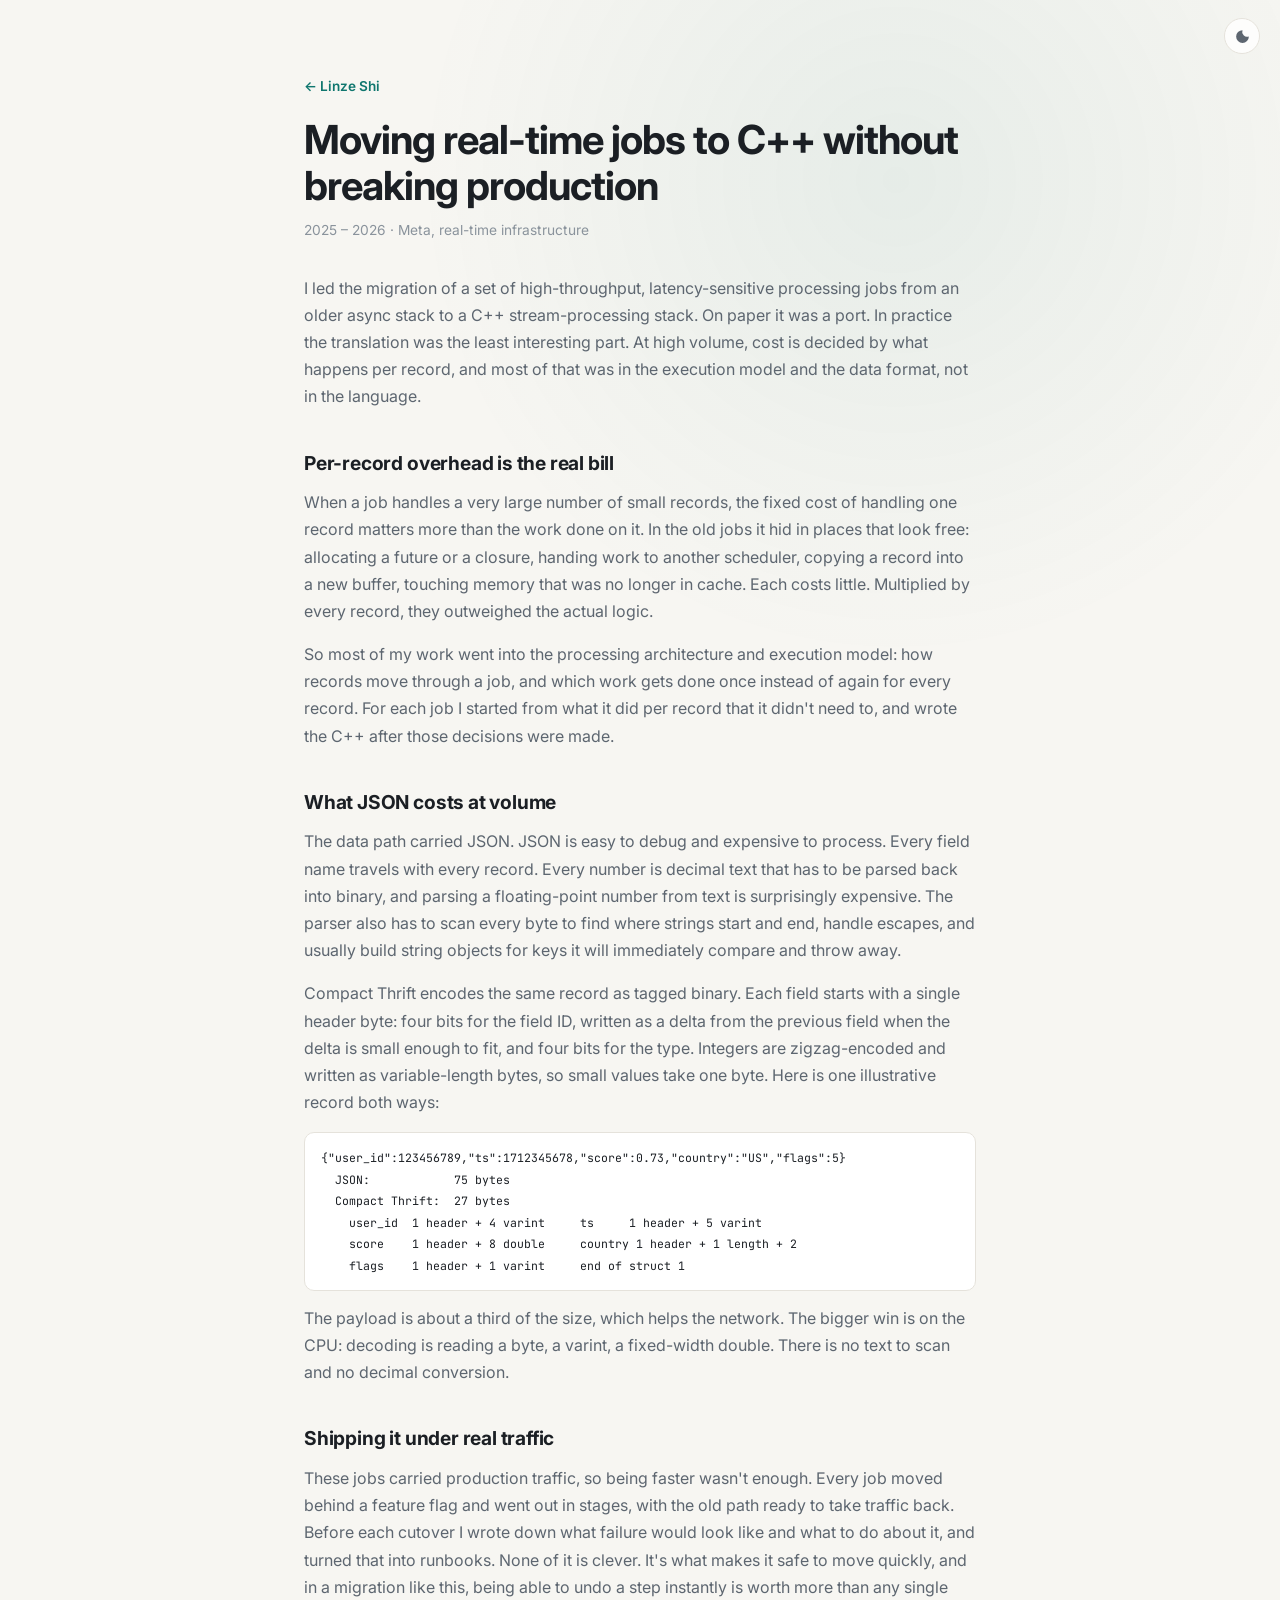
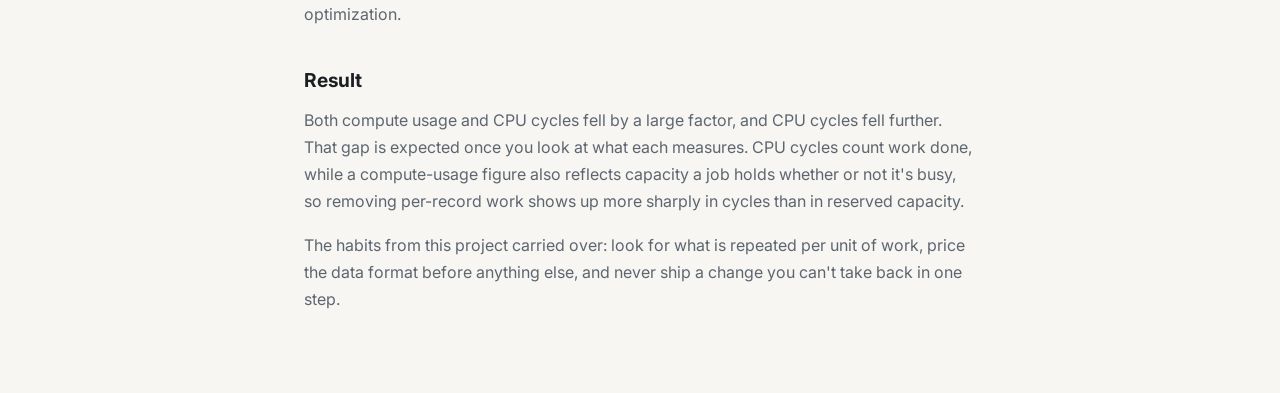
<file: writing/moving-real-time-jobs-to-cpp.html>
<!doctype html>
<html lang="en">
<head>
<meta charset="utf-8">
<meta name="viewport" content="width=device-width, initial-scale=1">
<meta name="robots" content="noindex, nofollow">
<title>Moving real-time jobs to C++ without breaking production | Linze Shi</title>
<meta name="description" content="Migrating high-throughput real-time jobs from an async stack to C++ stream processing: where per-record overhead hides, what JSON costs at volume, how Compact Thrift encodes a record, and how to ship it under live traffic.">
<script>try{var t=localStorage.getItem("theme");if(t)document.documentElement.setAttribute("data-theme",t)}catch(e){}</script>
<link rel="stylesheet" href="../style.css">
</head>
<body>
<button class="theme-toggle" type="button" aria-label="Toggle light and dark theme" title="Toggle theme"><svg viewBox="0 0 24 24" aria-hidden="true"><path d="M12 3a9 9 0 1 0 9 9 7 7 0 0 1-9-9Z"/></svg></button>
<div class="article-page">
  <a class="back" href="../#blog">&larr; Linze Shi</a>
  <h1>Moving real-time jobs to C++ without breaking production</h1>
  <div class="byline">2025 &ndash; 2026 &middot; Meta, real-time infrastructure</div>

  <p>I led the migration of a set of high-throughput, latency-sensitive processing jobs from an older async stack to a C++ stream-processing stack. On paper it was a port. In practice the translation was the least interesting part. At high volume, cost is decided by what happens per record, and most of that was in the execution model and the data format, not in the language.</p>

  <h2>Per-record overhead is the real bill</h2>
  <p>When a job handles a very large number of small records, the fixed cost of handling one record matters more than the work done on it. In the old jobs it hid in places that look free: allocating a future or a closure, handing work to another scheduler, copying a record into a new buffer, touching memory that was no longer in cache. Each costs little. Multiplied by every record, they outweighed the actual logic.</p>
  <p>So most of my work went into the processing architecture and execution model: how records move through a job, and which work gets done once instead of again for every record. For each job I started from what it did per record that it didn't need to, and wrote the C++ after those decisions were made.</p>

  <h2>What JSON costs at volume</h2>
  <p>The data path carried JSON. JSON is easy to debug and expensive to process. Every field name travels with every record. Every number is decimal text that has to be parsed back into binary, and parsing a floating-point number from text is surprisingly expensive. The parser also has to scan every byte to find where strings start and end, handle escapes, and usually build string objects for keys it will immediately compare and throw away.</p>
  <p>Compact Thrift encodes the same record as tagged binary. Each field starts with a single header byte: four bits for the field ID, written as a delta from the previous field when the delta is small enough to fit, and four bits for the type. Integers are zigzag-encoded and written as variable-length bytes, so small values take one byte. Here is one illustrative record both ways:</p>
<pre><code>{"user_id":123456789,"ts":1712345678,"score":0.73,"country":"US","flags":5}
  JSON:            75 bytes
  Compact Thrift:  27 bytes
    user_id  1 header + 4 varint     ts     1 header + 5 varint
    score    1 header + 8 double     country 1 header + 1 length + 2
    flags    1 header + 1 varint     end of struct 1</code></pre>
  <p>The payload is about a third of the size, which helps the network. The bigger win is on the CPU: decoding is reading a byte, a varint, a fixed-width double. There is no text to scan and no decimal conversion.</p>

  <h2>Shipping it under real traffic</h2>
  <p>These jobs carried production traffic, so being faster wasn't enough. Every job moved behind a feature flag and went out in stages, with the old path ready to take traffic back. Before each cutover I wrote down what failure would look like and what to do about it, and turned that into runbooks. None of it is clever. It's what makes it safe to move quickly, and in a migration like this, being able to undo a step instantly is worth more than any single optimization.</p>

  <h2>Result</h2>
  <p>Both compute usage and CPU cycles fell by a large factor, and CPU cycles fell further. That gap is expected once you look at what each measures. CPU cycles count work done, while a compute-usage figure also reflects capacity a job holds whether or not it's busy, so removing per-record work shows up more sharply in cycles than in reserved capacity.</p>
  <p>The habits from this project carried over: look for what is repeated per unit of work, price the data format before anything else, and never ship a change you can't take back in one step.</p>
</div>
<script>document.addEventListener("pointermove",function(e){var s=document.documentElement.style;s.setProperty("--mx",e.clientX+"px");s.setProperty("--my",e.clientY+"px")},{passive:true});</script>
<script>(function(){var b=document.querySelector(".theme-toggle");if(!b)return;b.addEventListener("click",function(){var r=document.documentElement;var c=r.getAttribute("data-theme")||(matchMedia("(prefers-color-scheme: dark)").matches?"dark":"light");var n=c==="dark"?"light":"dark";r.setAttribute("data-theme",n);try{localStorage.setItem("theme",n)}catch(e){}});})();</script>
</body>
</html>
</file>
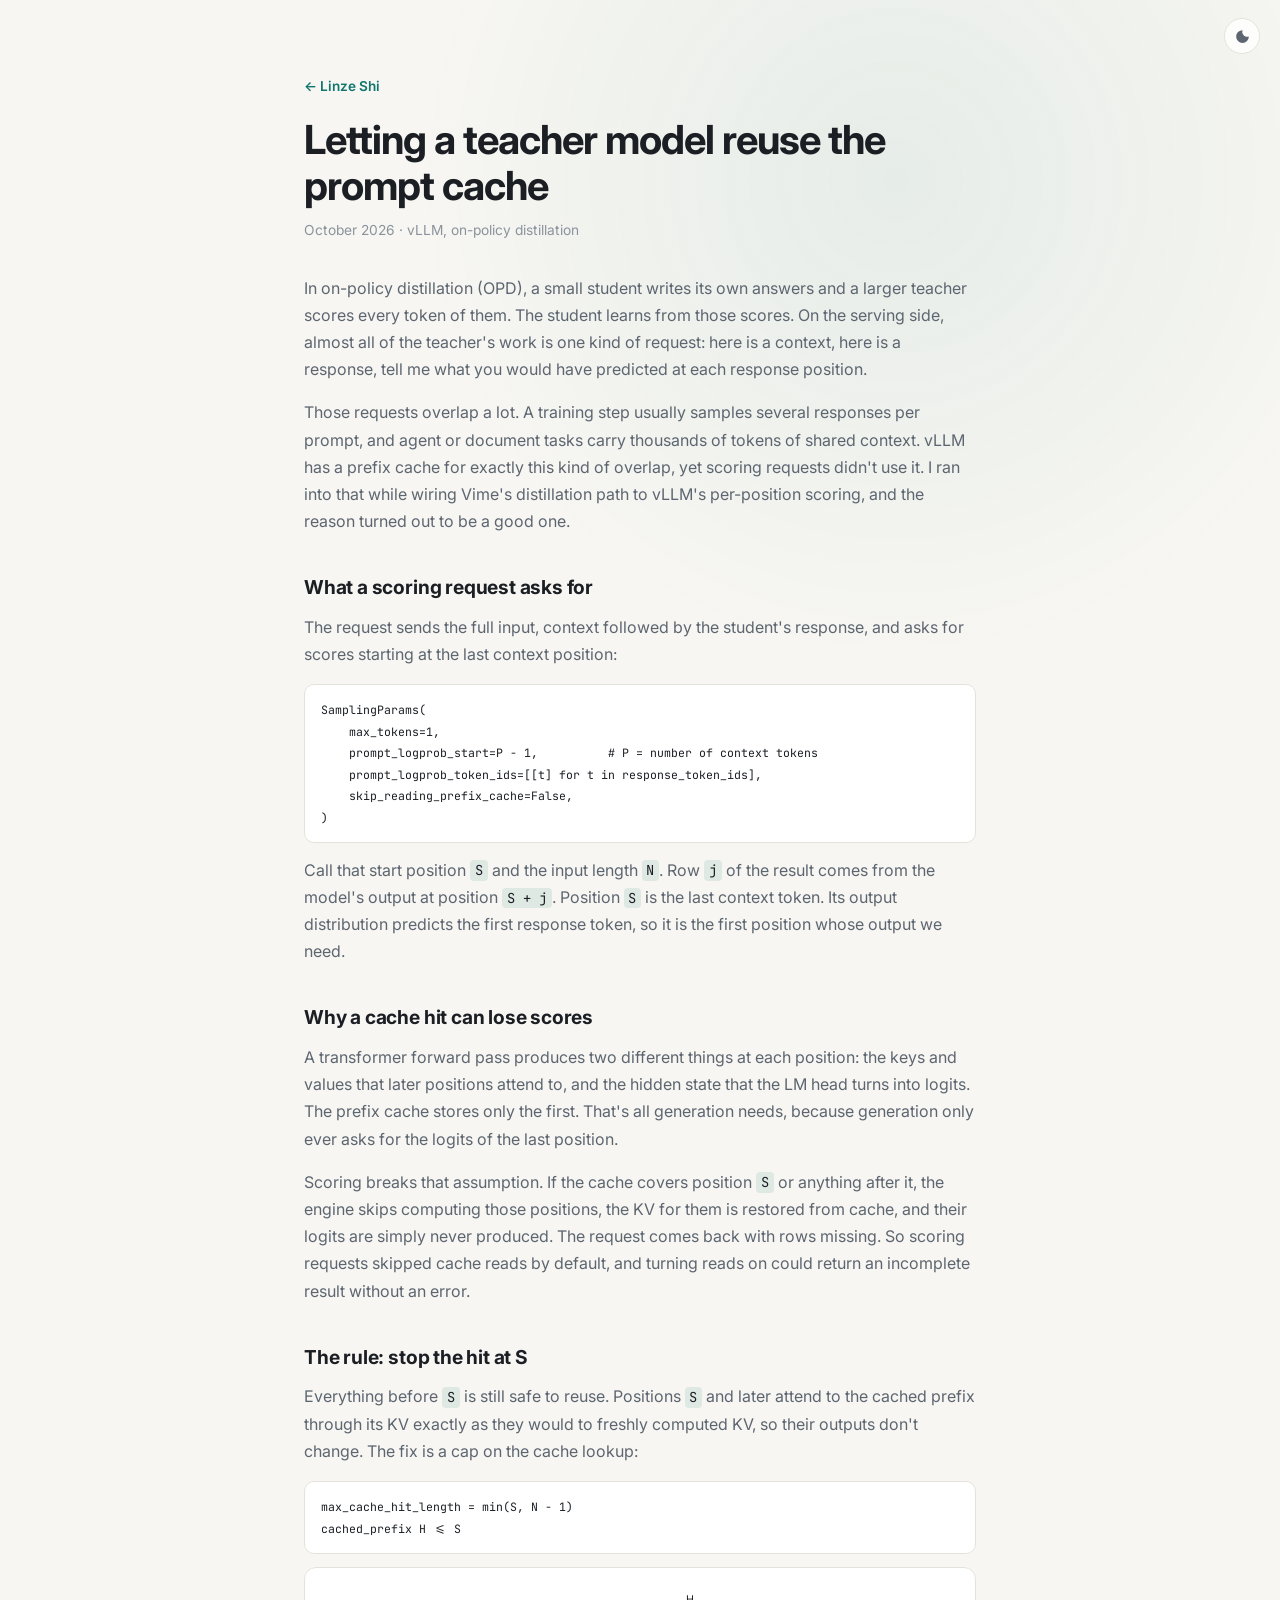
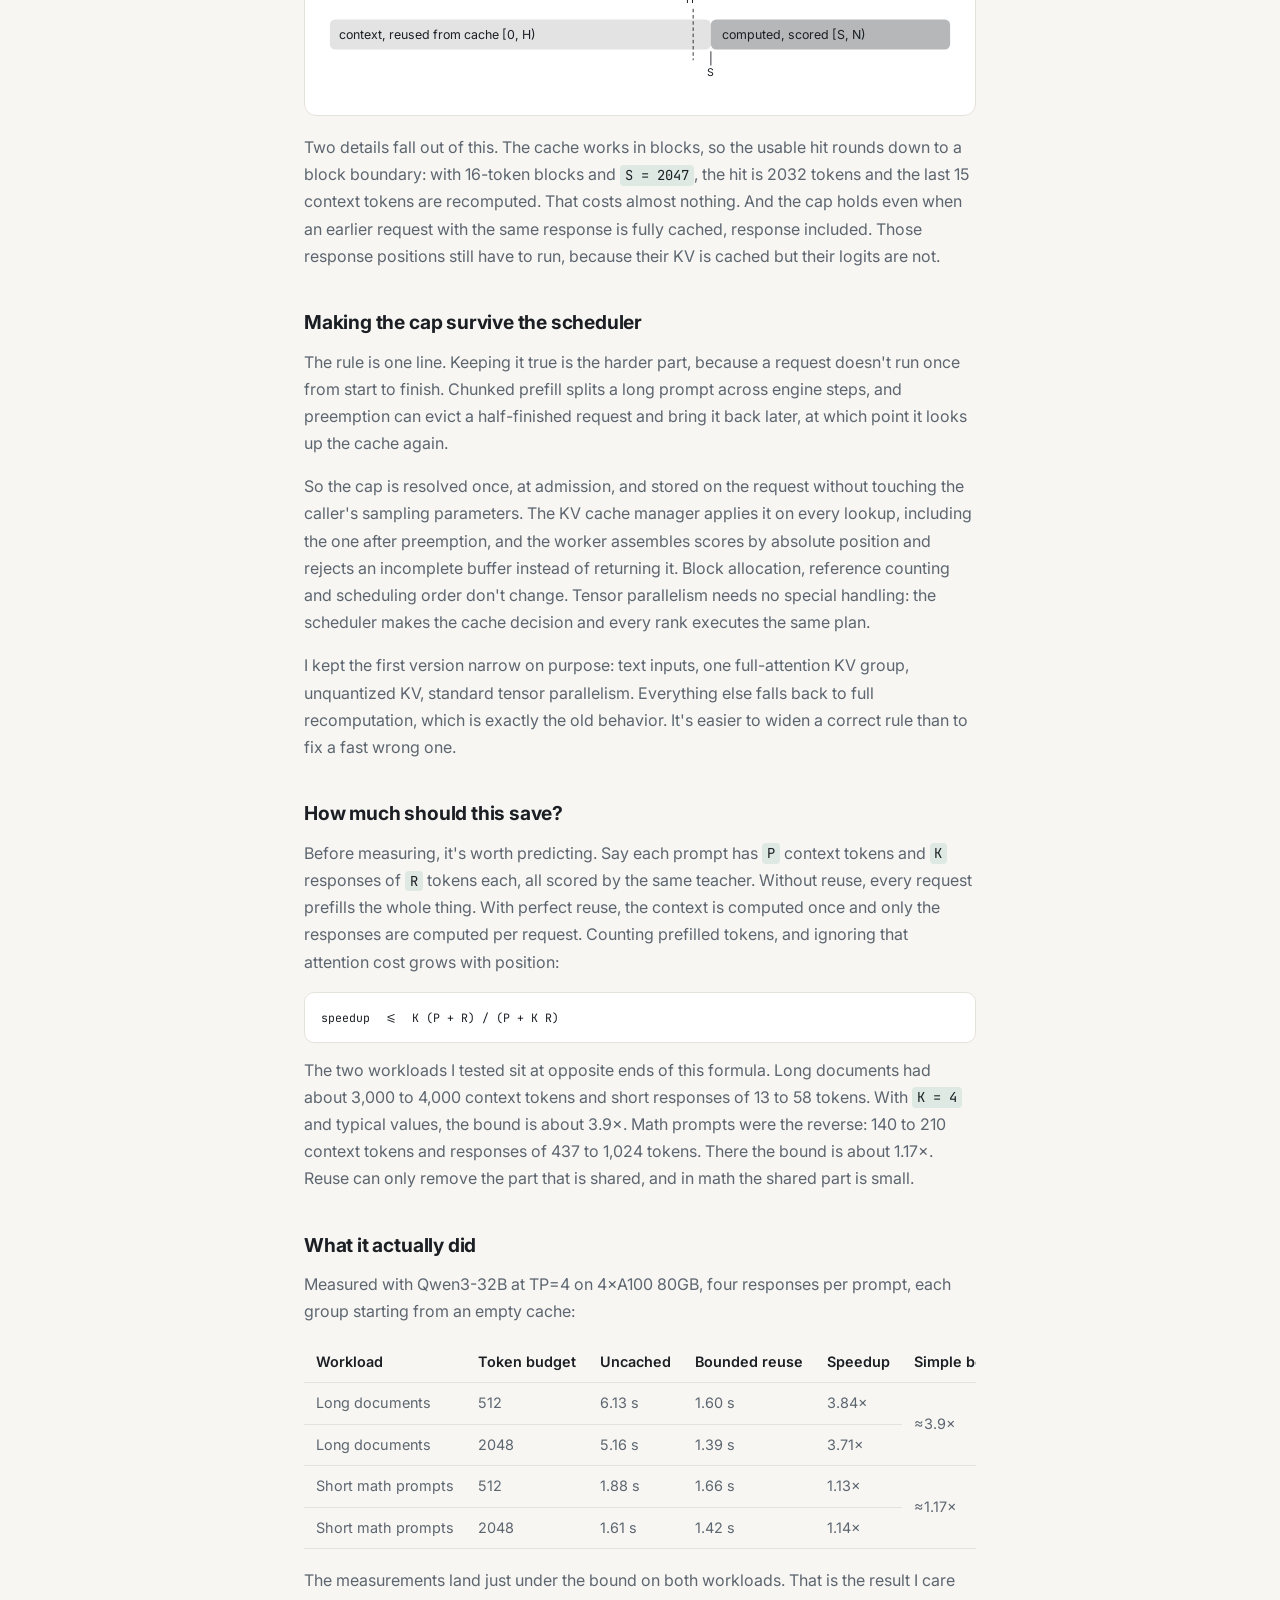
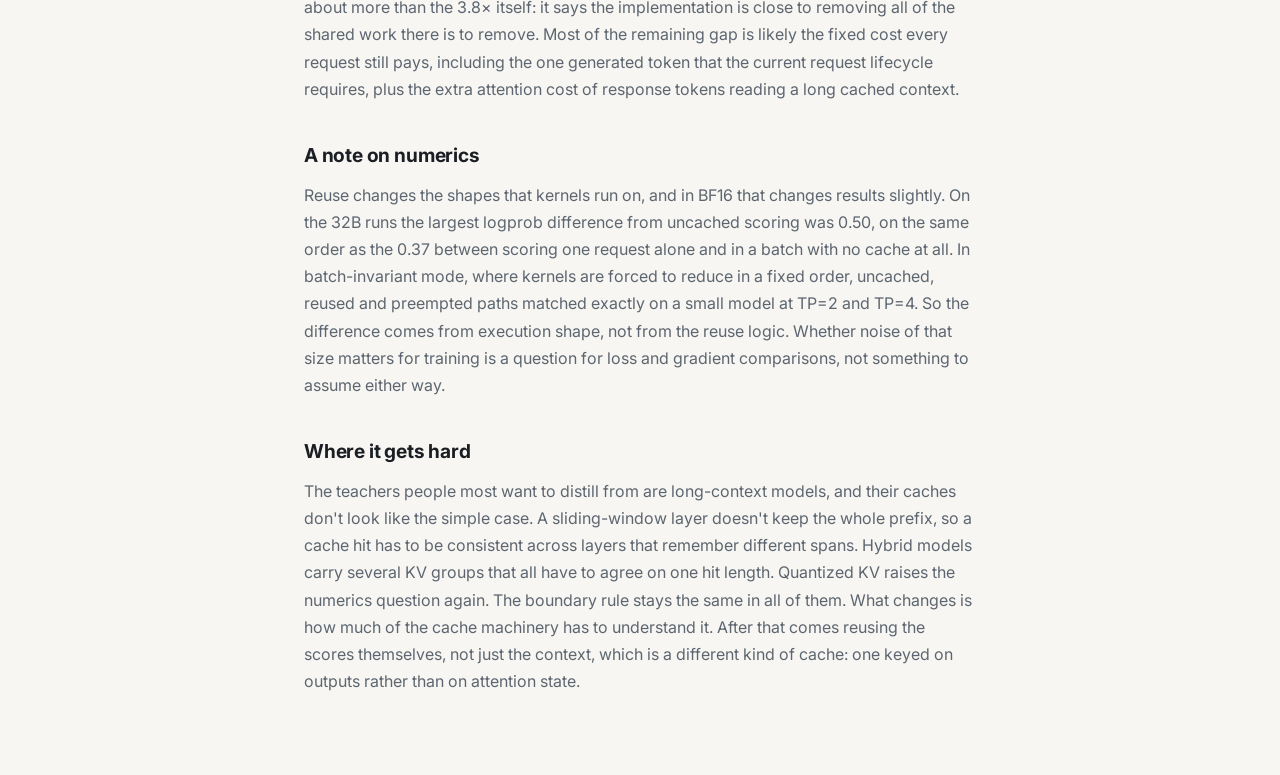
<file: writing/teacher-scoring-prefix-cache.html>
<!doctype html>
<html lang="en">
<head>
<meta charset="utf-8">
<meta name="viewport" content="width=device-width, initial-scale=1">
<meta name="robots" content="noindex, nofollow">
<title>Letting a teacher model reuse the prompt cache | Linze Shi</title>
<meta name="description" content="Why target-token scoring in vLLM skipped the prefix cache, why the cache hit has to stop exactly at the first scored position, and a simple cost model that predicts the measured speedup.">
<script>try{var t=localStorage.getItem("theme");if(t)document.documentElement.setAttribute("data-theme",t)}catch(e){}</script>
<link rel="stylesheet" href="../style.css">
</head>
<body>
<button class="theme-toggle" type="button" aria-label="Toggle light and dark theme" title="Toggle theme"><svg viewBox="0 0 24 24" aria-hidden="true"><path d="M12 3a9 9 0 1 0 9 9 7 7 0 0 1-9-9Z"/></svg></button>
<div class="article-page">
  <a class="back" href="../#blog">&larr; Linze Shi</a>
  <h1>Letting a teacher model reuse the prompt cache</h1>
  <div class="byline">October 2026 &middot; vLLM, on-policy distillation</div>

  <p>In on-policy distillation (OPD), a small student writes its own answers and a larger teacher scores every token of them. The student learns from those scores. On the serving side, almost all of the teacher's work is one kind of request: here is a context, here is a response, tell me what you would have predicted at each response position.</p>

  <p>Those requests overlap a lot. A training step usually samples several responses per prompt, and agent or document tasks carry thousands of tokens of shared context. vLLM has a prefix cache for exactly this kind of overlap, yet scoring requests didn't use it. I ran into that while wiring Vime's distillation path to vLLM's per-position scoring, and the reason turned out to be a good one.</p>

  <h2>What a scoring request asks for</h2>
  <p>The request sends the full input, context followed by the student's response, and asks for scores starting at the last context position:</p>
<pre><code>SamplingParams(
    max_tokens=1,
    prompt_logprob_start=P - 1,          # P = number of context tokens
    prompt_logprob_token_ids=[[t] for t in response_token_ids],
    skip_reading_prefix_cache=False,
)</code></pre>
  <p>Call that start position <code>S</code> and the input length <code>N</code>. Row <code>j</code> of the result comes from the model's output at position <code>S + j</code>. Position <code>S</code> is the last context token. Its output distribution predicts the first response token, so it is the first position whose output we need.</p>

  <h2>Why a cache hit can lose scores</h2>
  <p>A transformer forward pass produces two different things at each position: the keys and values that later positions attend to, and the hidden state that the LM head turns into logits. The prefix cache stores only the first. That's all generation needs, because generation only ever asks for the logits of the last position.</p>
  <p>Scoring breaks that assumption. If the cache covers position <code>S</code> or anything after it, the engine skips computing those positions, the KV for them is restored from cache, and their logits are simply never produced. The request comes back with rows missing. So scoring requests skipped cache reads by default, and turning reads on could return an incomplete result without an error.</p>

  <h2>The rule: stop the hit at S</h2>
  <p>Everything before <code>S</code> is still safe to reuse. Positions <code>S</code> and later attend to the cached prefix through its KV exactly as they would to freshly computed KV, so their outputs don't change. The fix is a cap on the cache lookup:</p>
<pre><code>max_cache_hit_length = min(S, N - 1)
cached_prefix H &lt;= S</code></pre>

  <div class="fig">
    <svg viewBox="0 0 720 120" width="100%" role="img" aria-label="Context tokens before position S come from the cache; positions from S onward are computed and scored.">
      <rect x="10" y="40" width="430" height="34" rx="6" fill="currentColor" opacity="0.12"/>
      <rect x="440" y="40" width="270" height="34" rx="6" fill="currentColor" opacity="0.32"/>
      <line x1="420" y1="28" x2="420" y2="86" stroke="currentColor" stroke-dasharray="4 3"/>
      <text x="20" y="62" font-size="14" fill="currentColor">context, reused from cache  [0, H)</text>
      <text x="452" y="62" font-size="14" fill="currentColor">computed, scored  [S, N)</text>
      <text x="412" y="22" font-size="12" fill="currentColor">H</text>
      <text x="436" y="104" font-size="12" fill="currentColor">S</text>
      <line x1="440" y1="76" x2="440" y2="92" stroke="currentColor"/>
    </svg>
  </div>

  <p>Two details fall out of this. The cache works in blocks, so the usable hit rounds down to a block boundary: with 16-token blocks and <code>S = 2047</code>, the hit is 2032 tokens and the last 15 context tokens are recomputed. That costs almost nothing. And the cap holds even when an earlier request with the same response is fully cached, response included. Those response positions still have to run, because their KV is cached but their logits are not.</p>

  <h2>Making the cap survive the scheduler</h2>
  <p>The rule is one line. Keeping it true is the harder part, because a request doesn't run once from start to finish. Chunked prefill splits a long prompt across engine steps, and preemption can evict a half-finished request and bring it back later, at which point it looks up the cache again.</p>
  <p>So the cap is resolved once, at admission, and stored on the request without touching the caller's sampling parameters. The KV cache manager applies it on every lookup, including the one after preemption, and the worker assembles scores by absolute position and rejects an incomplete buffer instead of returning it. Block allocation, reference counting and scheduling order don't change. Tensor parallelism needs no special handling: the scheduler makes the cache decision and every rank executes the same plan.</p>
  <p>I kept the first version narrow on purpose: text inputs, one full-attention KV group, unquantized KV, standard tensor parallelism. Everything else falls back to full recomputation, which is exactly the old behavior. It's easier to widen a correct rule than to fix a fast wrong one.</p>

  <h2>How much should this save?</h2>
  <p>Before measuring, it's worth predicting. Say each prompt has <code>P</code> context tokens and <code>K</code> responses of <code>R</code> tokens each, all scored by the same teacher. Without reuse, every request prefills the whole thing. With perfect reuse, the context is computed once and only the responses are computed per request. Counting prefilled tokens, and ignoring that attention cost grows with position:</p>
<pre><code>speedup  &lt;=  K (P + R) / (P + K R)</code></pre>
  <p>The two workloads I tested sit at opposite ends of this formula. Long documents had about 3,000 to 4,000 context tokens and short responses of 13 to 58 tokens. With <code>K = 4</code> and typical values, the bound is about 3.9&times;. Math prompts were the reverse: 140 to 210 context tokens and responses of 437 to 1,024 tokens. There the bound is about 1.17&times;. Reuse can only remove the part that is shared, and in math the shared part is small.</p>

  <h2>What it actually did</h2>
  <p>Measured with Qwen3-32B at TP=4 on 4&times;A100 80GB, four responses per prompt, each group starting from an empty cache:</p>
  <table>
    <thead><tr><th>Workload</th><th>Token budget</th><th>Uncached</th><th>Bounded reuse</th><th>Speedup</th><th>Simple bound</th></tr></thead>
    <tbody>
      <tr><td>Long documents</td><td>512</td><td>6.13 s</td><td>1.60 s</td><td>3.84&times;</td><td rowspan="2">&asymp;3.9&times;</td></tr>
      <tr><td>Long documents</td><td>2048</td><td>5.16 s</td><td>1.39 s</td><td>3.71&times;</td></tr>
      <tr><td>Short math prompts</td><td>512</td><td>1.88 s</td><td>1.66 s</td><td>1.13&times;</td><td rowspan="2">&asymp;1.17&times;</td></tr>
      <tr><td>Short math prompts</td><td>2048</td><td>1.61 s</td><td>1.42 s</td><td>1.14&times;</td></tr>
    </tbody>
  </table>
  <p>The measurements land just under the bound on both workloads. That is the result I care about more than the 3.8&times; itself: it says the implementation is close to removing all of the shared work there is to remove. Most of the remaining gap is likely the fixed cost every request still pays, including the one generated token that the current request lifecycle requires, plus the extra attention cost of response tokens reading a long cached context.</p>

  <h2>A note on numerics</h2>
  <p>Reuse changes the shapes that kernels run on, and in BF16 that changes results slightly. On the 32B runs the largest logprob difference from uncached scoring was 0.50, on the same order as the 0.37 between scoring one request alone and in a batch with no cache at all. In batch-invariant mode, where kernels are forced to reduce in a fixed order, uncached, reused and preempted paths matched exactly on a small model at TP=2 and TP=4. So the difference comes from execution shape, not from the reuse logic. Whether noise of that size matters for training is a question for loss and gradient comparisons, not something to assume either way.</p>

  <h2>Where it gets hard</h2>
  <p>The teachers people most want to distill from are long-context models, and their caches don't look like the simple case. A sliding-window layer doesn't keep the whole prefix, so a cache hit has to be consistent across layers that remember different spans. Hybrid models carry several KV groups that all have to agree on one hit length. Quantized KV raises the numerics question again. The boundary rule stays the same in all of them. What changes is how much of the cache machinery has to understand it. After that comes reusing the scores themselves, not just the context, which is a different kind of cache: one keyed on outputs rather than on attention state.</p>
</div>
<script>document.addEventListener("pointermove",function(e){var s=document.documentElement.style;s.setProperty("--mx",e.clientX+"px");s.setProperty("--my",e.clientY+"px")},{passive:true});</script>
<script>(function(){var b=document.querySelector(".theme-toggle");if(!b)return;b.addEventListener("click",function(){var r=document.documentElement;var c=r.getAttribute("data-theme")||(matchMedia("(prefers-color-scheme: dark)").matches?"dark":"light");var n=c==="dark"?"light":"dark";r.setAttribute("data-theme",n);try{localStorage.setItem("theme",n)}catch(e){}});})();</script>
</body>
</html>
</file>
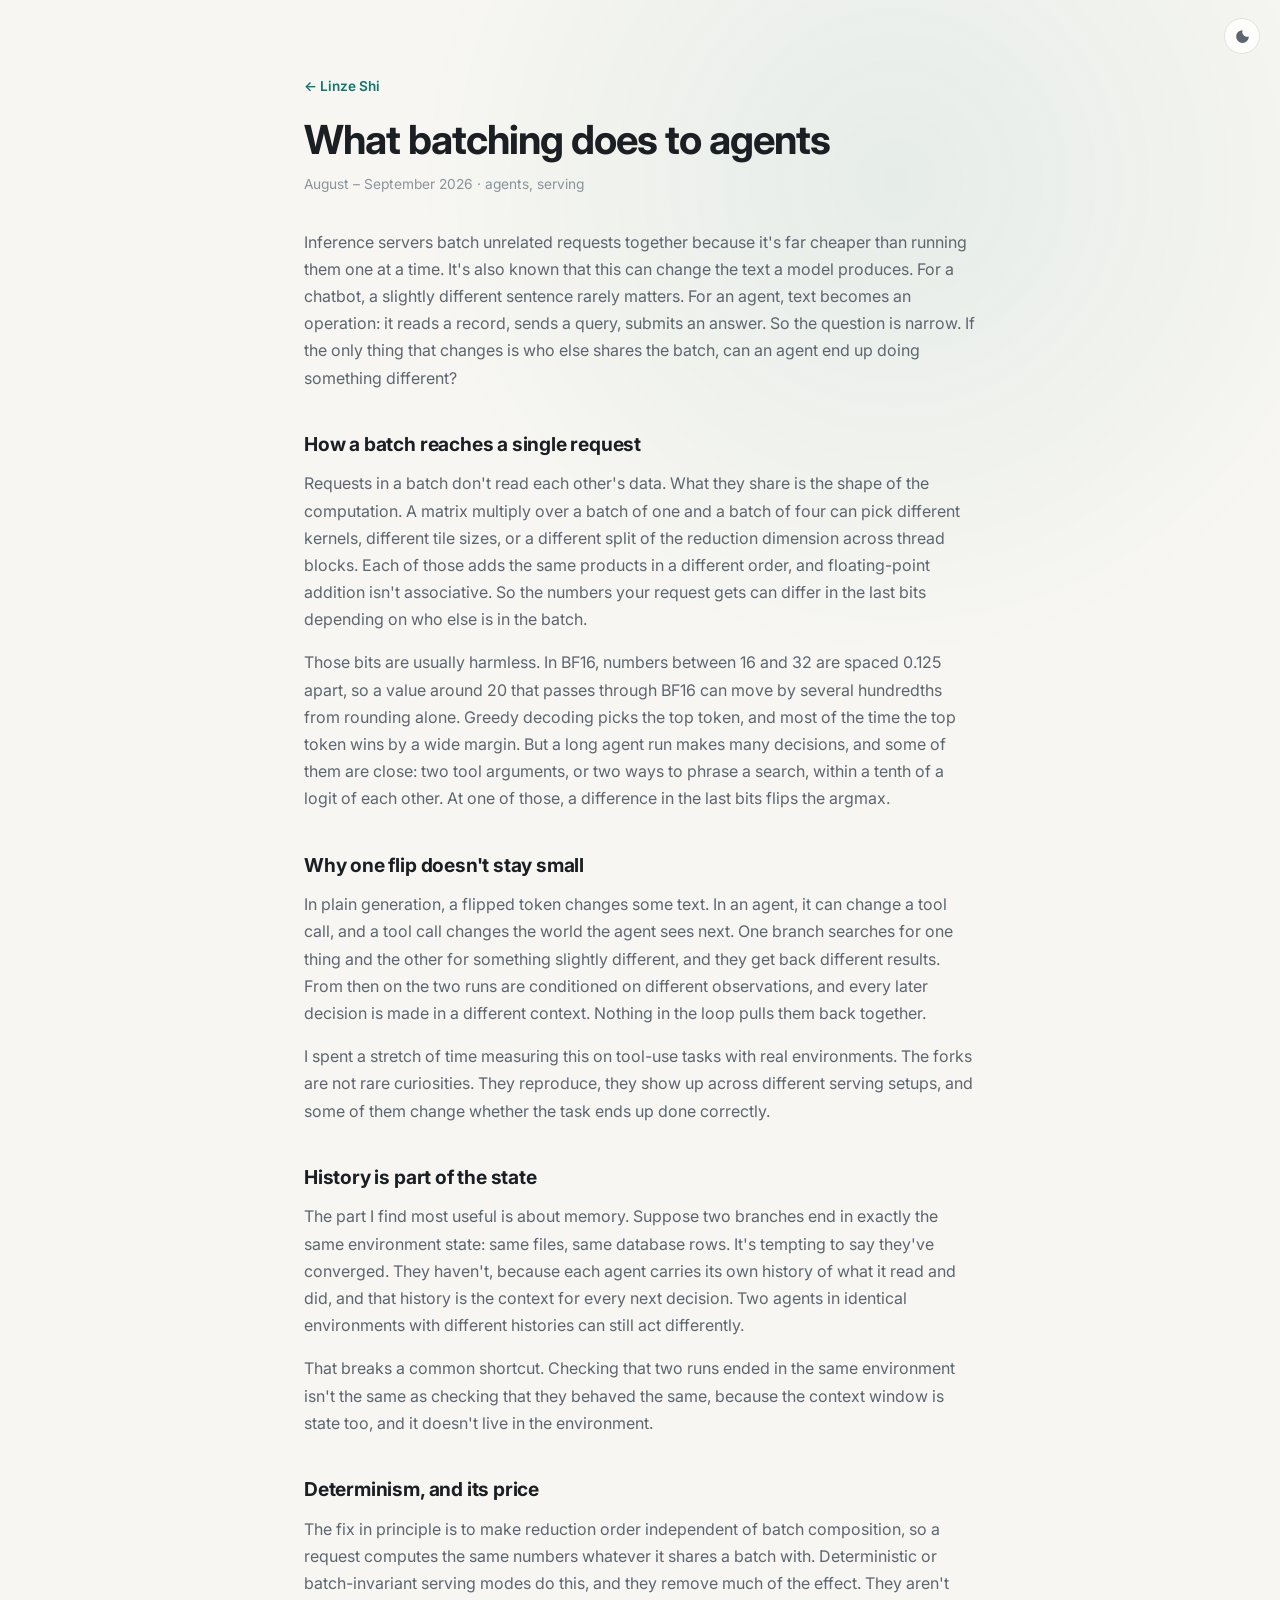
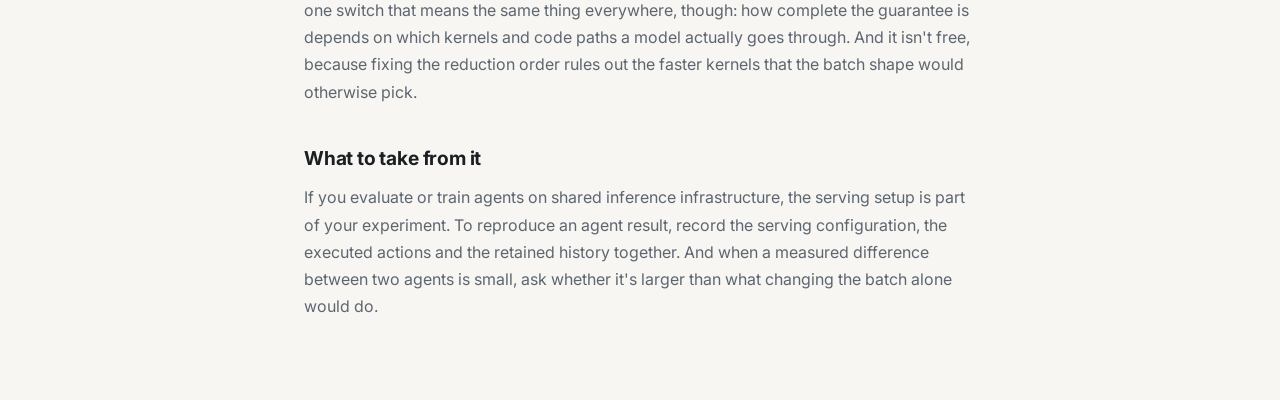
<file: writing/what-batching-does-to-agents.html>
<!doctype html>
<html lang="en">
<head>
<meta charset="utf-8">
<meta name="viewport" content="width=device-width, initial-scale=1">
<meta name="robots" content="noindex, nofollow">
<title>What batching does to agents | Linze Shi</title>
<meta name="description" content="How sharing a batch on an inference server can change a tool-using agent's actions: floating-point reduction order, near-tied tokens, and why an agent's history keeps two runs apart.">
<script>try{var t=localStorage.getItem("theme");if(t)document.documentElement.setAttribute("data-theme",t)}catch(e){}</script>
<link rel="stylesheet" href="../style.css">
</head>
<body>
<button class="theme-toggle" type="button" aria-label="Toggle light and dark theme" title="Toggle theme"><svg viewBox="0 0 24 24" aria-hidden="true"><path d="M12 3a9 9 0 1 0 9 9 7 7 0 0 1-9-9Z"/></svg></button>
<div class="article-page">
  <a class="back" href="../#blog">&larr; Linze Shi</a>
  <h1>What batching does to agents</h1>
  <div class="byline">August &ndash; September 2026 &middot; agents, serving</div>

  <p>Inference servers batch unrelated requests together because it's far cheaper than running them one at a time. It's also known that this can change the text a model produces. For a chatbot, a slightly different sentence rarely matters. For an agent, text becomes an operation: it reads a record, sends a query, submits an answer. So the question is narrow. If the only thing that changes is who else shares the batch, can an agent end up doing something different?</p>

  <h2>How a batch reaches a single request</h2>
  <p>Requests in a batch don't read each other's data. What they share is the shape of the computation. A matrix multiply over a batch of one and a batch of four can pick different kernels, different tile sizes, or a different split of the reduction dimension across thread blocks. Each of those adds the same products in a different order, and floating-point addition isn't associative. So the numbers your request gets can differ in the last bits depending on who else is in the batch.</p>
  <p>Those bits are usually harmless. In BF16, numbers between 16 and 32 are spaced 0.125 apart, so a value around 20 that passes through BF16 can move by several hundredths from rounding alone. Greedy decoding picks the top token, and most of the time the top token wins by a wide margin. But a long agent run makes many decisions, and some of them are close: two tool arguments, or two ways to phrase a search, within a tenth of a logit of each other. At one of those, a difference in the last bits flips the argmax.</p>

  <h2>Why one flip doesn't stay small</h2>
  <p>In plain generation, a flipped token changes some text. In an agent, it can change a tool call, and a tool call changes the world the agent sees next. One branch searches for one thing and the other for something slightly different, and they get back different results. From then on the two runs are conditioned on different observations, and every later decision is made in a different context. Nothing in the loop pulls them back together.</p>
  <p>I spent a stretch of time measuring this on tool-use tasks with real environments. The forks are not rare curiosities. They reproduce, they show up across different serving setups, and some of them change whether the task ends up done correctly.</p>

  <h2>History is part of the state</h2>
  <p>The part I find most useful is about memory. Suppose two branches end in exactly the same environment state: same files, same database rows. It's tempting to say they've converged. They haven't, because each agent carries its own history of what it read and did, and that history is the context for every next decision. Two agents in identical environments with different histories can still act differently.</p>
  <p>That breaks a common shortcut. Checking that two runs ended in the same environment isn't the same as checking that they behaved the same, because the context window is state too, and it doesn't live in the environment.</p>

  <h2>Determinism, and its price</h2>
  <p>The fix in principle is to make reduction order independent of batch composition, so a request computes the same numbers whatever it shares a batch with. Deterministic or batch-invariant serving modes do this, and they remove much of the effect. They aren't one switch that means the same thing everywhere, though: how complete the guarantee is depends on which kernels and code paths a model actually goes through. And it isn't free, because fixing the reduction order rules out the faster kernels that the batch shape would otherwise pick.</p>

  <h2>What to take from it</h2>
  <p>If you evaluate or train agents on shared inference infrastructure, the serving setup is part of your experiment. To reproduce an agent result, record the serving configuration, the executed actions and the retained history together. And when a measured difference between two agents is small, ask whether it's larger than what changing the batch alone would do.</p>
</div>
<script>document.addEventListener("pointermove",function(e){var s=document.documentElement.style;s.setProperty("--mx",e.clientX+"px");s.setProperty("--my",e.clientY+"px")},{passive:true});</script>
<script>(function(){var b=document.querySelector(".theme-toggle");if(!b)return;b.addEventListener("click",function(){var r=document.documentElement;var c=r.getAttribute("data-theme")||(matchMedia("(prefers-color-scheme: dark)").matches?"dark":"light");var n=c==="dark"?"light":"dark";r.setAttribute("data-theme",n);try{localStorage.setItem("theme",n)}catch(e){}});})();</script>
</body>
</html>
</file>
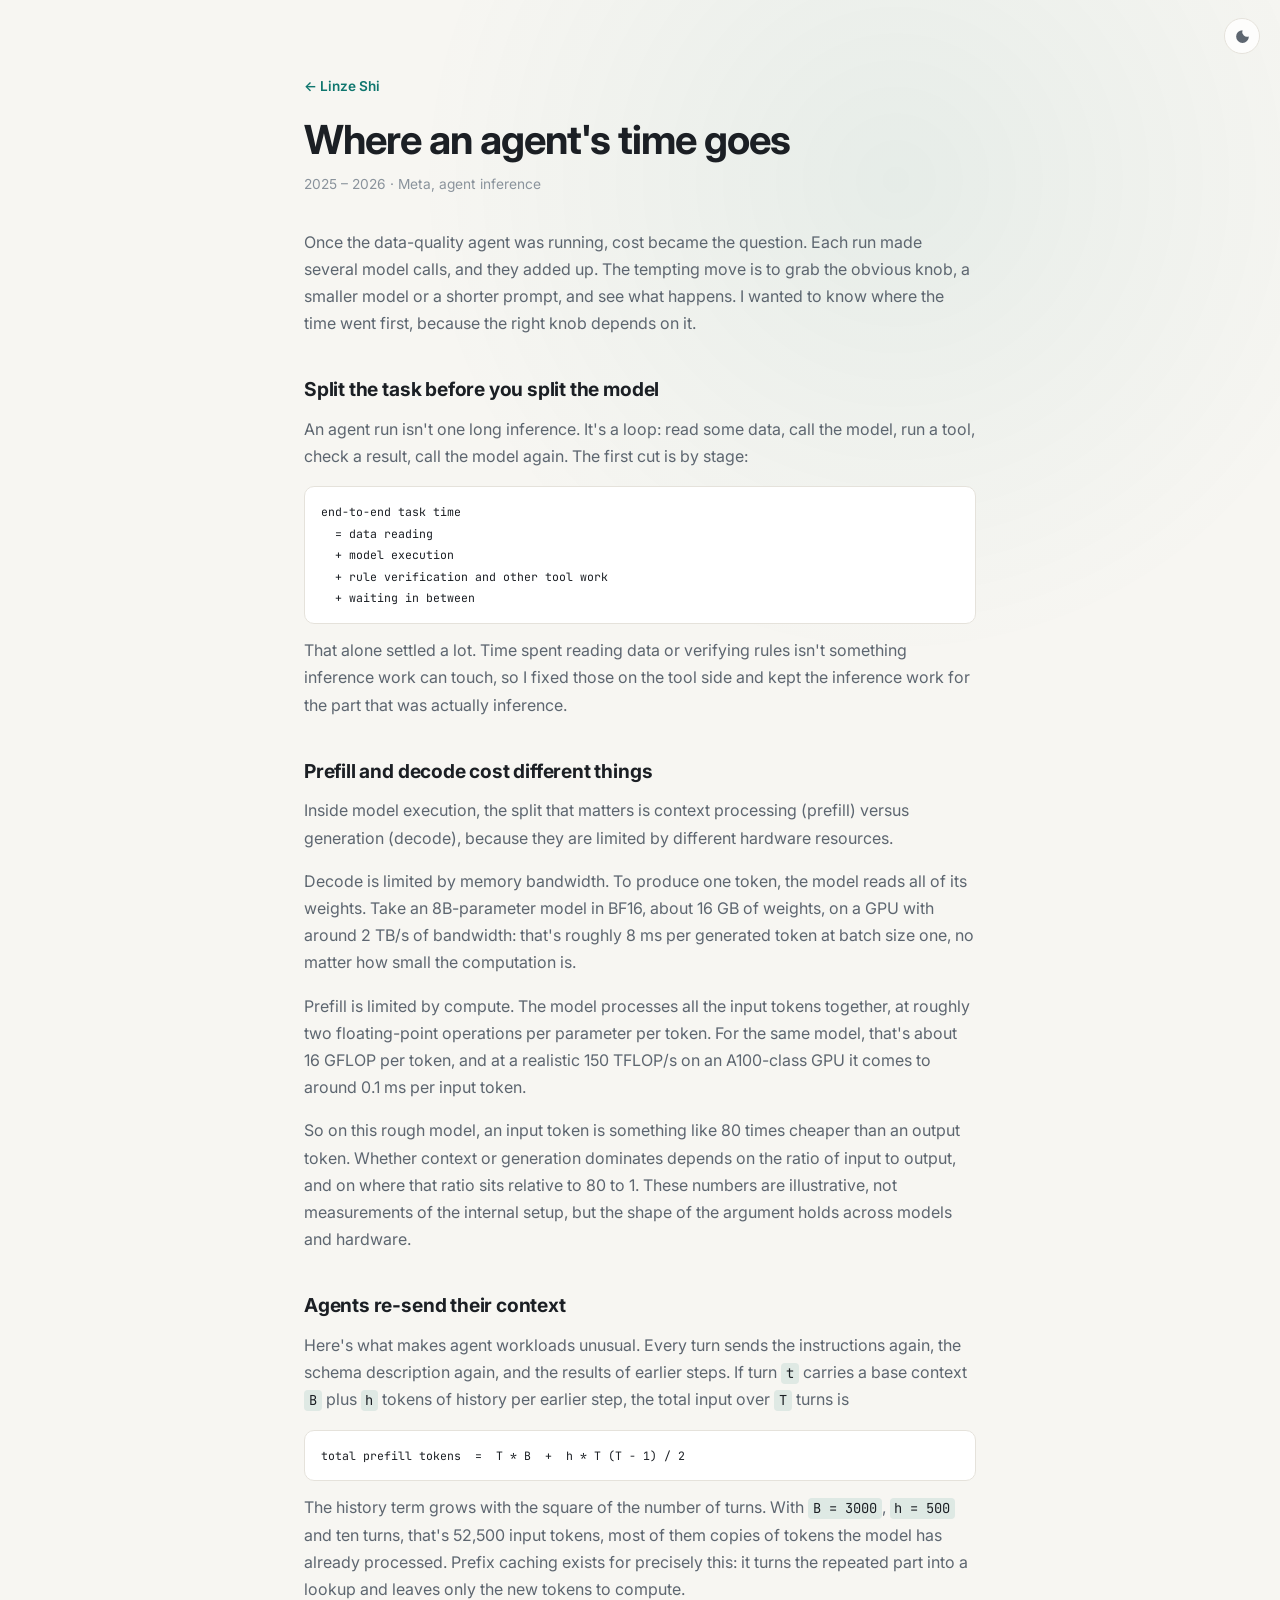
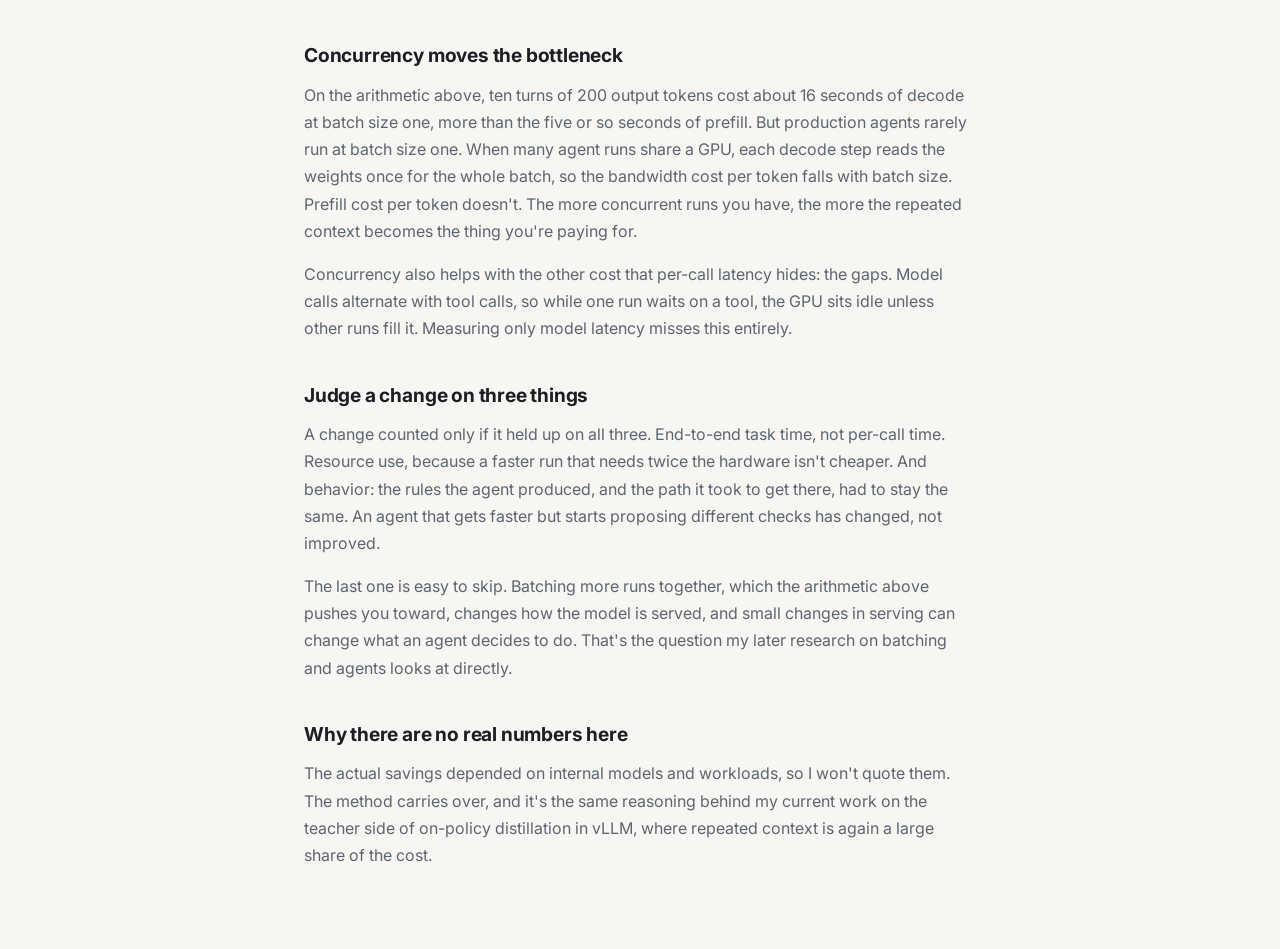
<file: writing/where-an-agents-time-goes.html>
<!doctype html>
<html lang="en">
<head>
<meta charset="utf-8">
<meta name="viewport" content="width=device-width, initial-scale=1">
<meta name="robots" content="noindex, nofollow">
<title>Where an agent's time goes | Linze Shi</title>
<meta name="description" content="Breaking down a production LLM agent's end-to-end time, the prefill and decode arithmetic that decides what to optimize, and why concurrency changes the answer.">
<script>try{var t=localStorage.getItem("theme");if(t)document.documentElement.setAttribute("data-theme",t)}catch(e){}</script>
<link rel="stylesheet" href="../style.css">
</head>
<body>
<button class="theme-toggle" type="button" aria-label="Toggle light and dark theme" title="Toggle theme"><svg viewBox="0 0 24 24" aria-hidden="true"><path d="M12 3a9 9 0 1 0 9 9 7 7 0 0 1-9-9Z"/></svg></button>
<div class="article-page">
  <a class="back" href="../#blog">&larr; Linze Shi</a>
  <h1>Where an agent's time goes</h1>
  <div class="byline">2025 &ndash; 2026 &middot; Meta, agent inference</div>

  <p>Once the data-quality agent was running, cost became the question. Each run made several model calls, and they added up. The tempting move is to grab the obvious knob, a smaller model or a shorter prompt, and see what happens. I wanted to know where the time went first, because the right knob depends on it.</p>

  <h2>Split the task before you split the model</h2>
  <p>An agent run isn't one long inference. It's a loop: read some data, call the model, run a tool, check a result, call the model again. The first cut is by stage:</p>
<pre><code>end-to-end task time
  = data reading
  + model execution
  + rule verification and other tool work
  + waiting in between</code></pre>
  <p>That alone settled a lot. Time spent reading data or verifying rules isn't something inference work can touch, so I fixed those on the tool side and kept the inference work for the part that was actually inference.</p>

  <h2>Prefill and decode cost different things</h2>
  <p>Inside model execution, the split that matters is context processing (prefill) versus generation (decode), because they are limited by different hardware resources.</p>
  <p>Decode is limited by memory bandwidth. To produce one token, the model reads all of its weights. Take an 8B-parameter model in BF16, about 16 GB of weights, on a GPU with around 2 TB/s of bandwidth: that's roughly 8 ms per generated token at batch size one, no matter how small the computation is.</p>
  <p>Prefill is limited by compute. The model processes all the input tokens together, at roughly two floating-point operations per parameter per token. For the same model, that's about 16 GFLOP per token, and at a realistic 150 TFLOP/s on an A100-class GPU it comes to around 0.1 ms per input token.</p>
  <p>So on this rough model, an input token is something like 80 times cheaper than an output token. Whether context or generation dominates depends on the ratio of input to output, and on where that ratio sits relative to 80 to 1. These numbers are illustrative, not measurements of the internal setup, but the shape of the argument holds across models and hardware.</p>

  <h2>Agents re-send their context</h2>
  <p>Here's what makes agent workloads unusual. Every turn sends the instructions again, the schema description again, and the results of earlier steps. If turn <code>t</code> carries a base context <code>B</code> plus <code>h</code> tokens of history per earlier step, the total input over <code>T</code> turns is</p>
<pre><code>total prefill tokens  =  T * B  +  h * T (T - 1) / 2</code></pre>
  <p>The history term grows with the square of the number of turns. With <code>B = 3000</code>, <code>h = 500</code> and ten turns, that's 52,500 input tokens, most of them copies of tokens the model has already processed. Prefix caching exists for precisely this: it turns the repeated part into a lookup and leaves only the new tokens to compute.</p>

  <h2>Concurrency moves the bottleneck</h2>
  <p>On the arithmetic above, ten turns of 200 output tokens cost about 16 seconds of decode at batch size one, more than the five or so seconds of prefill. But production agents rarely run at batch size one. When many agent runs share a GPU, each decode step reads the weights once for the whole batch, so the bandwidth cost per token falls with batch size. Prefill cost per token doesn't. The more concurrent runs you have, the more the repeated context becomes the thing you're paying for.</p>
  <p>Concurrency also helps with the other cost that per-call latency hides: the gaps. Model calls alternate with tool calls, so while one run waits on a tool, the GPU sits idle unless other runs fill it. Measuring only model latency misses this entirely.</p>

  <h2>Judge a change on three things</h2>
  <p>A change counted only if it held up on all three. End-to-end task time, not per-call time. Resource use, because a faster run that needs twice the hardware isn't cheaper. And behavior: the rules the agent produced, and the path it took to get there, had to stay the same. An agent that gets faster but starts proposing different checks has changed, not improved.</p>
  <p>The last one is easy to skip. Batching more runs together, which the arithmetic above pushes you toward, changes how the model is served, and small changes in serving can change what an agent decides to do. That's the question my later research on batching and agents looks at directly.</p>

  <h2>Why there are no real numbers here</h2>
  <p>The actual savings depended on internal models and workloads, so I won't quote them. The method carries over, and it's the same reasoning behind my current work on the teacher side of on-policy distillation in vLLM, where repeated context is again a large share of the cost.</p>
</div>
<script>document.addEventListener("pointermove",function(e){var s=document.documentElement.style;s.setProperty("--mx",e.clientX+"px");s.setProperty("--my",e.clientY+"px")},{passive:true});</script>
<script>(function(){var b=document.querySelector(".theme-toggle");if(!b)return;b.addEventListener("click",function(){var r=document.documentElement;var c=r.getAttribute("data-theme")||(matchMedia("(prefers-color-scheme: dark)").matches?"dark":"light");var n=c==="dark"?"light":"dark";r.setAttribute("data-theme",n);try{localStorage.setItem("theme",n)}catch(e){}});})();</script>
</body>
</html>
</file>
<file: style.css>
@import url("https://fonts.googleapis.com/css2?family=Inter:wght@400;500;600;700&family=JetBrains+Mono:wght@400;500&display=swap");

:root {
  --bg: #f7f6f2;
  --surface: #ffffff;
  --fg: #1b1f24;
  --muted: #5d6670;
  --faint: #8a939c;
  --line: #e5e2db;
  --accent: #0f766e;
  --accent-soft: rgba(15, 118, 110, .10);
  --glow: rgba(15, 118, 110, .07);
  --mono: "JetBrains Mono", ui-monospace, SFMono-Regular, Menlo, Consolas, monospace;
}
@media (prefers-color-scheme: dark) {
  :root:not([data-theme="light"]) {
    --bg: #0b1220;
    --surface: #111a2b;
    --fg: #e2e8f0;
    --muted: #94a3b8;
    --faint: #64748b;
    --line: #1e293b;
    --accent: #5eead4;
    --accent-soft: rgba(94, 234, 212, .10);
    --glow: rgba(29, 78, 216, .15);
  }
}
:root[data-theme="dark"] {
  --bg: #0b1220;
  --surface: #111a2b;
  --fg: #e2e8f0;
  --muted: #94a3b8;
  --faint: #64748b;
  --line: #1e293b;
  --accent: #5eead4;
  --accent-soft: rgba(94, 234, 212, .10);
  --glow: rgba(29, 78, 216, .15);
}

* { box-sizing: border-box; }
html { -webkit-text-size-adjust: 100%; scroll-behavior: smooth; }
body {
  margin: 0;
  background: var(--bg);
  color: var(--muted);
  font: 16px/1.7 "Inter", -apple-system, BlinkMacSystemFont, "Segoe UI", Roboto, Arial, sans-serif;
  -webkit-font-smoothing: antialiased;
}
body::before {
  content: ""; position: fixed; inset: 0; pointer-events: none; z-index: 0;
  background: radial-gradient(600px at var(--mx, 70%) var(--my, 20%), var(--glow), transparent 80%);
}
a { color: var(--fg); text-decoration: none; }
a:hover { color: var(--accent); }
strong, b { color: var(--fg); font-weight: 600; }
code { font-family: var(--mono); font-size: .86em; color: var(--fg); background: var(--accent-soft); padding: .1em .35em; border-radius: 4px; }
::selection { background: var(--accent-soft); color: var(--fg); }

.page { position: relative; z-index: 1; max-width: 1200px; margin: 0 auto; padding: 0 24px; }
@media (min-width: 1024px) {
  .page { display: flex; gap: 56px; padding: 0 48px; }
  .side { position: sticky; top: 0; height: 100vh; width: 44%; display: flex; flex-direction: column; justify-content: space-between; padding: 96px 0; }
  .content { width: 56%; padding: 96px 0; }
}
@media (max-width: 1023px) {
  .side { padding: 64px 0 24px; }
  .content { padding: 8px 0 48px; }
  .toc { display: none; }
}

/* left column */
.side h1 { margin: 0; font-size: clamp(2.4rem, 5vw, 3.1rem); line-height: 1.1; letter-spacing: -.03em; color: var(--fg); font-weight: 700; }
.side .role { margin: 12px 0 0; font-size: 1.15rem; font-weight: 500; color: var(--fg); }
.side .intro { margin: 14px 0 0; max-width: 340px; }
.badges { display: flex; flex-wrap: wrap; gap: 8px; margin: 20px 0 0; padding: 0; list-style: none; }
.badges li { font-size: .78rem; font-weight: 500; color: var(--accent); background: var(--accent-soft); border-radius: 999px; padding: 3px 12px; }
.toc { list-style: none; margin: 56px 0 0; padding: 0; }
.toc a { display: flex; align-items: center; gap: 14px; padding: 9px 0; font-size: .74rem; font-weight: 600; letter-spacing: .14em; text-transform: uppercase; color: var(--faint); }
.toc a::before { content: ""; width: 32px; height: 1px; background: var(--faint); transition: width .2s, background .2s; }
.toc a:hover, .toc a.active { color: var(--fg); }
.toc a:hover::before, .toc a.active::before { width: 64px; background: var(--fg); }
.social { display: flex; gap: 20px; margin: 32px 0 0; padding: 0; list-style: none; }
.social a { display: inline-flex; color: var(--muted); }
.social a:hover { color: var(--fg); }
.social svg { width: 22px; height: 22px; fill: currentColor; }

/* right column */
section { margin-bottom: 88px; scroll-margin-top: 48px; }
.label { display: none; }
@media (max-width: 1023px) {
  .label { display: block; position: sticky; top: 0; z-index: 5; margin: 0 -24px 18px; padding: 14px 24px; font-size: .74rem; font-weight: 700; letter-spacing: .14em; text-transform: uppercase; color: var(--fg); background: color-mix(in srgb, var(--bg) 85%, transparent); backdrop-filter: blur(8px); }
}
section > p { margin: 0 0 16px; }

.roles { display: grid; grid-template-columns: repeat(auto-fit, minmax(240px, 1fr)); gap: 14px; margin: 8px 0 30px; }
.role-card {
  position: relative; border-radius: 14px; padding: 18px 18px 16px; overflow: hidden;
  background: linear-gradient(160deg, color-mix(in srgb, var(--accent) 14%, var(--surface)), var(--surface) 65%);
  border: 1px solid color-mix(in srgb, var(--accent) 30%, var(--line));
}
.role-card .role-k { font-size: .7rem; font-weight: 700; letter-spacing: .1em; text-transform: uppercase; color: var(--accent); }
.role-card .role-t { margin: 6px 0 8px; font-size: 1.12rem; font-weight: 700; color: var(--fg); letter-spacing: -.01em; }
.role-card p { margin: 0 0 12px; font-size: .9rem; }
.role-card a { font-size: .84rem; font-weight: 600; color: var(--accent); }
.stats { display: grid; grid-template-columns: repeat(3, 1fr); gap: 10px; margin: 6px 0 26px; }
.stat { border: 1px solid var(--line); border-radius: 12px; padding: 12px 14px; background: color-mix(in srgb, var(--surface) 60%, transparent); }
.stat .n { display: block; font-size: 1.35rem; font-weight: 700; color: var(--fg); line-height: 1.2; }
.stat .k { font-size: .8rem; }

.entry { position: relative; display: grid; grid-template-columns: 112px 1fr; gap: 16px; padding: 18px; margin: 0 -18px 6px; border-radius: 12px; transition: background .2s, box-shadow .2s; }
.entry:hover { background: color-mix(in srgb, var(--surface) 70%, transparent); box-shadow: inset 0 1px 0 var(--line); }
.entry .when { font-size: .72rem; font-weight: 600; letter-spacing: .06em; text-transform: uppercase; color: var(--faint); padding-top: 4px; }
.entry h3 { margin: 0 0 6px; font-size: 1rem; font-weight: 600; color: var(--fg); line-height: 1.4; }
.entry h3 .org { color: var(--muted); font-weight: 500; }
.entry p { margin: 0 0 10px; font-size: .94rem; }
.tags { display: flex; flex-wrap: wrap; gap: 6px; margin: 0; padding: 0; list-style: none; }
.tags li { font-size: .74rem; font-weight: 500; color: var(--accent); background: var(--accent-soft); border-radius: 999px; padding: 2px 10px; }
.refs { display: flex; flex-wrap: wrap; gap: 4px 14px; margin: 0 0 10px; font-family: var(--mono); font-size: .78rem; }
.refs a { color: var(--muted); border-bottom: 1px dotted var(--faint); }
.refs a:hover { color: var(--accent); border-color: var(--accent); }
.refs .s { font-family: "Inter", sans-serif; font-size: .68rem; font-weight: 600; text-transform: uppercase; letter-spacing: .05em; color: var(--faint); margin-left: 3px; }
.refs .s.ok { color: var(--accent); }
@media (max-width: 560px) { .entry { grid-template-columns: 1fr; gap: 4px; } .stats { grid-template-columns: 1fr 1fr 1fr; } }

.paper { padding: 14px 0; border-top: 1px solid var(--line); }
.paper:first-of-type { border-top: 0; }
.paper .t { color: var(--fg); font-weight: 600; line-height: 1.45; }
.paper .a { font-size: .88rem; margin-top: 2px; }
.paper .tldr { font-size: .93rem; margin-top: 6px; }
.venue { display: inline-block; font-size: .7rem; font-weight: 600; letter-spacing: .03em; color: var(--accent); background: var(--accent-soft); border-radius: 999px; padding: 1px 9px; margin-left: 6px; vertical-align: 2px; white-space: nowrap; }
.note-small { font-size: .85rem; color: var(--faint); margin: -4px 0 12px; }

footer { font-size: .84rem; color: var(--faint); max-width: 440px; }

/* article pages */
.article-page { position: relative; z-index: 1; max-width: 720px; margin: 0 auto; padding: 72px 24px 64px; }
.article-page .back { font-size: .85rem; font-weight: 600; color: var(--accent); }
.article-page h1 { color: var(--fg); font-size: clamp(1.9rem, 5vw, 2.5rem); line-height: 1.15; letter-spacing: -.025em; margin: 18px 0 10px; }
.article-page .byline { font-size: .86rem; color: var(--faint); margin-bottom: 32px; }
.article-page h2 { color: var(--fg); font-size: 1.2rem; letter-spacing: -.01em; margin: 36px 0 10px; }
.article-page p { margin: 0 0 16px; }
.article-page pre { background: var(--surface); border: 1px solid var(--line); border-radius: 10px; padding: 14px 16px; overflow-x: auto; font: .84rem/1.6 var(--mono); color: var(--fg); }
.article-page pre code { background: none; padding: 0; }
.article-page table { width: 100%; border-collapse: collapse; font-size: .9rem; margin: 6px 0 18px; display: block; overflow-x: auto; }
.article-page th, .article-page td { text-align: left; padding: 8px 12px; border-bottom: 1px solid var(--line); white-space: nowrap; }
.article-page th { color: var(--fg); font-weight: 600; }
.article-page td { color: var(--muted); }
.article-page .fig { background: var(--surface); border: 1px solid var(--line); border-radius: 12px; padding: 16px; margin: 8px 0 18px; color: var(--fg); overflow-x: auto; }
.article-page .refs { margin-top: 28px; }

.venue-light { font-size: .74rem; font-weight: 500; color: var(--faint); margin-left: 8px; white-space: nowrap; }
.paper sup { font-size: .7em; color: var(--accent); margin-left: 1px; }

.more { display: inline-block; margin: 0 0 10px; font-size: .85rem; font-weight: 600; color: var(--accent); }
.more:hover { text-decoration: underline; text-underline-offset: 3px; }
.theme-toggle {
  position: fixed; top: 18px; right: 20px; z-index: 20;
  display: inline-flex; align-items: center; justify-content: center;
  width: 36px; height: 36px; padding: 0; border-radius: 999px; cursor: pointer;
  border: 1px solid var(--line); color: var(--muted);
  background: color-mix(in srgb, var(--surface) 80%, transparent); backdrop-filter: blur(6px);
}
.theme-toggle:hover { color: var(--fg); border-color: var(--faint); }
.theme-toggle svg { width: 17px; height: 17px; fill: currentColor; }
@media (max-width: 1023px) { .theme-toggle { top: 12px; right: 12px; } }
</file>
